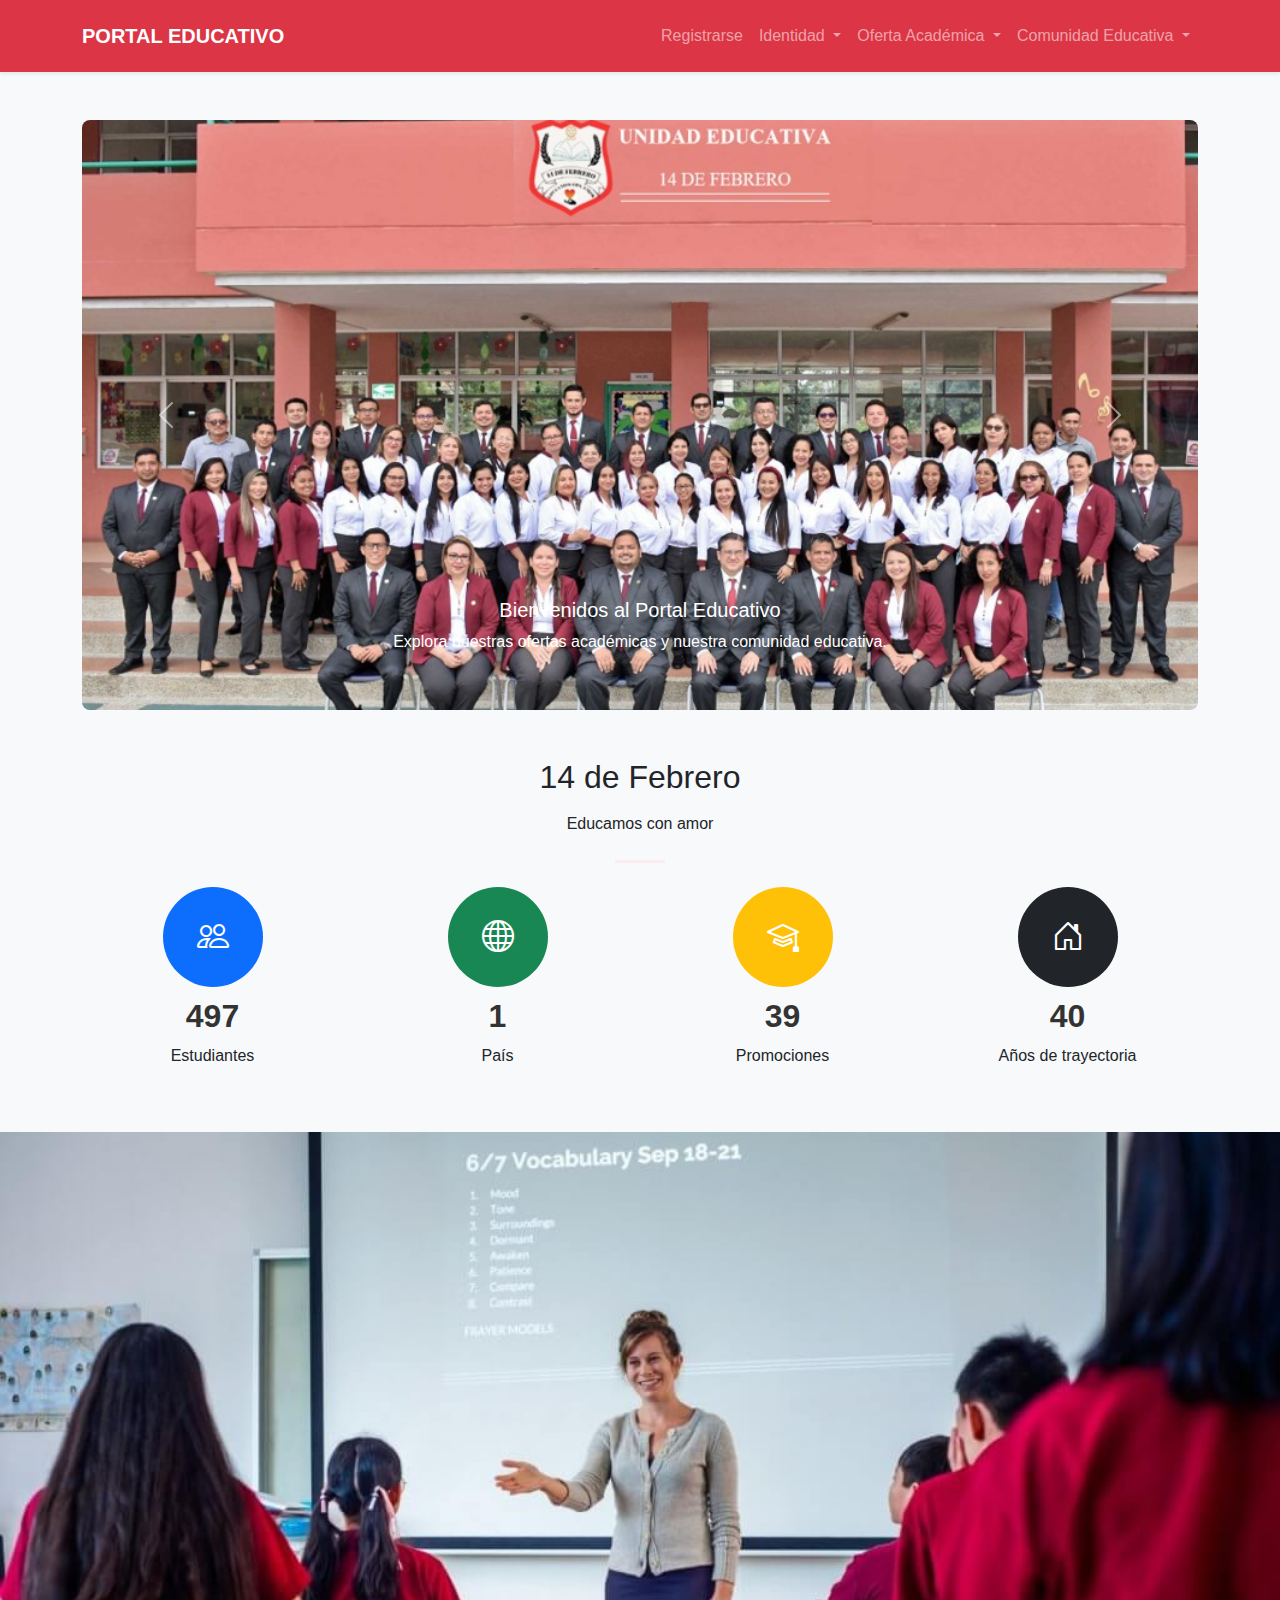
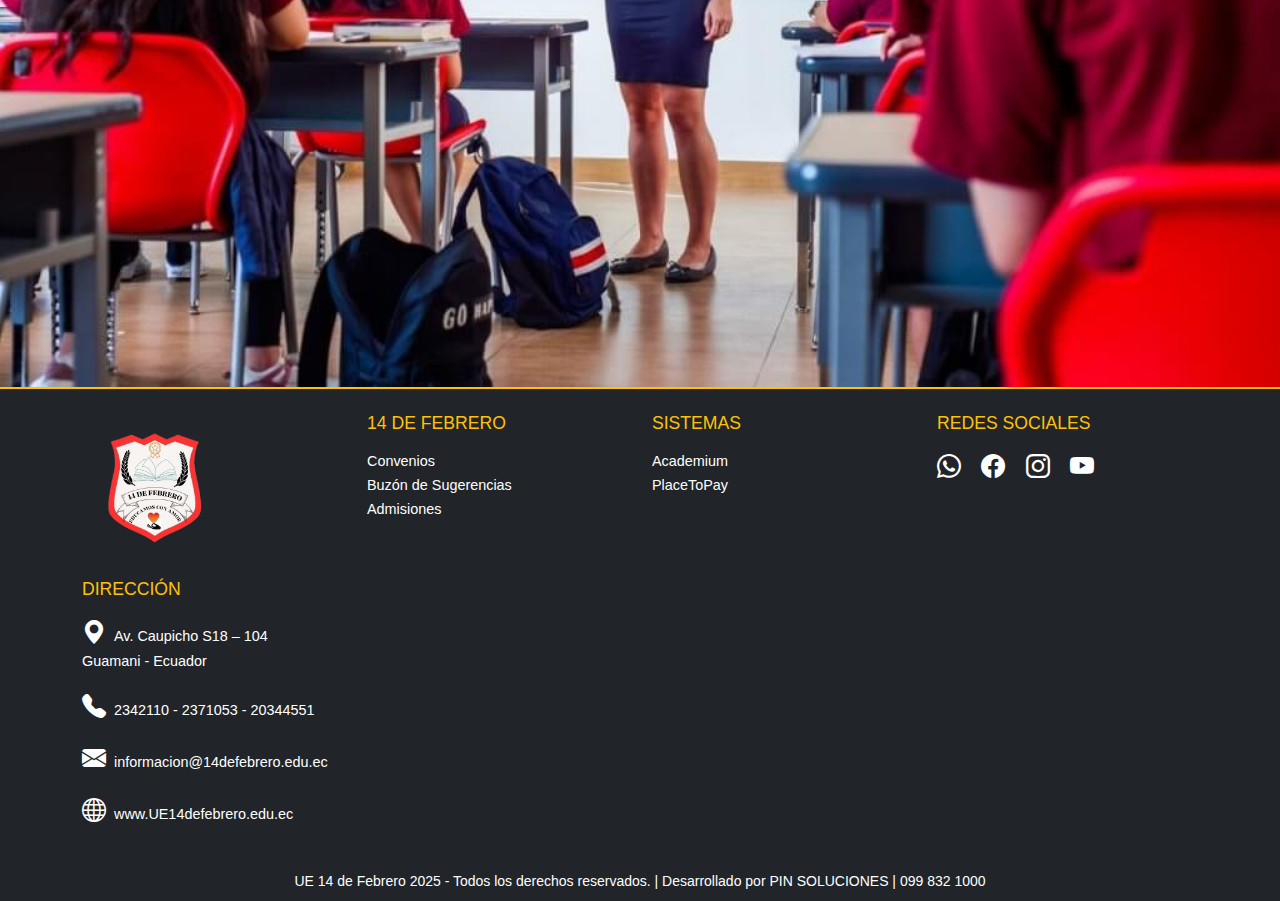
<file: index.html>
<!DOCTYPE html>
<html lang="en">
<head>
    <meta charset="UTF-8">
    <meta name="viewport" content="width=device-width, initial-scale=1.0">
    <title>Portal Educativo</title>
    <!-- Bootstrap CSS -->
    <link href="https://cdn.jsdelivr.net/npm/bootstrap@5.3.0/dist/css/bootstrap.min.css" rel="stylesheet">
    <!-- Bootstrap Icons -->
    <link href="https://cdn.jsdelivr.net/npm/bootstrap-icons/font/bootstrap-icons.css" rel="stylesheet">
    <!-- CSS Personalizado -->
    <link rel="stylesheet" href="css/index.css">
</head>
<body>
    <!-- Barra de navegación -->
    <nav class="navbar navbar-expand-lg navbar-dark bg-danger shadow-sm py-3">
        <div class="container">
            <a class="navbar-brand fw-bold text-uppercase" href="#">Portal Educativo</a>
            <button class="navbar-toggler" type="button" data-bs-toggle="collapse" data-bs-target="#navbarNav" aria-controls="navbarNav" aria-expanded="false" aria-label="Toggle navigation">
                <span class="navbar-toggler-icon"></span>
            </button>
            <div class="collapse navbar-collapse" id="navbarNav">
                <ul class="navbar-nav ms-auto">
                    <li class="nav-item">
                        <a class="nav-link" href="pages/login.html">Registrarse</a>
                    </li>
                    <li class="nav-item dropdown">
                        <a class="nav-link dropdown-toggle" href="#" id="carismaDropdown" role="button" aria-expanded="false">
                            Identidad
                        </a>
                        <ul class="dropdown-menu" aria-labelledby="carismaDropdown">
                            <li><a class="dropdown-item" href="./pages/mision-vision.html">Misión-Visión</a></li>
                            <li><a class="dropdown-item" href="./pages/valores.html">Valores</a></li>
                            <li><a class="dropdown-item" href="./pages/himno.html">Himno</a></li>
                            <li><a class="dropdown-item" href="./pages/historia.html">Historia</a></li>
                            <li><a class="dropdown-item" href="./pages/principios.html">Principios</a></li>

                        </ul>
                    </li>
                    <li class="nav-item dropdown">
                        <a class="nav-link dropdown-toggle" href="#" id="ofertaDropdown" role="button" aria-expanded="false">
                            Oferta Académica
                        </a>
                        <ul class="dropdown-menu" aria-labelledby="ofertaDropdown">
                            <li><a class="dropdown-item" href="./pages/admisiones.html">Admisiones</a></li>
                            <li><a class="dropdown-item" href="./pages/educacion_Inicial.html">Preparatoria</a></li>
                            <li><a class="dropdown-item" href="./pages/educacion_Basica.html">Educación General Básica</a></li>
                            <li><a class="dropdown-item" href="./pages/bachillerato_Unificado.html">Bachillerato General Unificado</a></li>
                        </ul>
                    </li>
                    <li class="nav-item dropdown">
                        <a class="nav-link dropdown-toggle" href="#" id="comunidadDropdown" role="button" aria-expanded="false">
                            Comunidad Educativa
                        </a>
                        <ul class="dropdown-menu" aria-labelledby="comunidadDropdown">
                            <li><a class="dropdown-item" href="./pages/autoridades.html">Autoridades</a></li>
                        </ul>
                    </li>
                </ul>
            </div>
        </div>
    </nav>

    <!-- Carrusel -->
    <div class="container mt-5">
        <div id="mainCarousel" class="carousel slide" data-bs-ride="carousel" data-bs-interval="3000">
            <div class="carousel-inner rounded-3">
                <div class="carousel-item active">
                    <img src="assets/images/carrusel_Uno.jpg" class="d-block w-100" alt="Slide 1">
                    <div class="carousel-caption d-none d-md-block">
                        <h5>Bienvenidos al Portal Educativo</h5>
                        <p>Explora nuestras ofertas académicas y nuestra comunidad educativa.</p>
                    </div>
                </div>
                <div class="carousel-item">
                    <img src="assets/images/carusel_Dos.jpg" class="d-block w-100" alt="Slide 2">
                    <div class="carousel-caption d-none d-md-block">
                        <h5> <strong>Educamos con amor</strong> </h5>
                        <p>Un enfoque integral en el desarrollo académico y personal.</p>
                    </div>
                </div>
                <div class="carousel-item">
                    <img src="assets/images/carusel_tres.jpg" class="d-block w-100" alt="Slide 3">
                    <div class="carousel-caption d-none d-md-block">
                        <h5>Comunidad Educativa</h5>
                        <p>Conectando familias, estudiantes y docentes para un mejor futuro.</p>
                    </div>
                </div>
            </div>
            <button class="carousel-control-prev" type="button" data-bs-target="#mainCarousel" data-bs-slide="prev">
                <span class="carousel-control-prev-icon" aria-hidden="true"></span>
                <span class="visually-hidden">Previous</span>
            </button>
            <button class="carousel-control-next" type="button" data-bs-target="#mainCarousel" data-bs-slide="next">
                <span class="carousel-control-next-icon" aria-hidden="true"></span>
                <span class="visually-hidden">Next</span>
            </button>
        </div>
    </div>

    <!-- Sección de estadísticas -->
    <div class="container text-center my-5">
        <h2 class="mb-3">14 de Febrero</h2>
        <p>Educamos con amor</p>
        <hr class="my-4 mx-auto" style="width: 50px; height: 3px; background-color: #ffcccc; border: none;">
        <div class="row mt-4">
            <div class="col-md-3">
                <div class="stat-icon bg-primary text-white rounded-circle mx-auto">
                    <i class="bi bi-people"></i>
                </div>
                <h4 class="stat-number" data-target="1206">0</h4>
                <p>Estudiantes</p>
            </div>
            <div class="col-md-3">
                <div class="stat-icon bg-success text-white rounded-circle mx-auto">
                    <i class="bi bi-globe"></i>
                </div>
                <h4 class="stat-number" data-target="1">0</h4>
                <p>País</p>
            </div>
            <div class="col-md-3">
                <div class="stat-icon bg-warning text-white rounded-circle mx-auto">
                    <i class="bi bi-mortarboard"></i>
                </div>
                <h4 class="stat-number" data-target="39">0</h4>
                <p>Promociones</p>
            </div>
            <div class="col-md-3">
                <div class="stat-icon bg-dark text-white rounded-circle mx-auto">
                    <i class="bi bi-house-door"></i>
                </div>
                <h4 class="stat-number" data-target="40">0</h4>
                <p>Años de trayectoria</p>
            </div>
        </div>
    </div>

    <!-- Imagen completa -->
    <div class="wide-image mt-5">
        <img src="assets/images/imagen_index.jpg" class="img-fluid" alt="Imagen Institucional">
    </div>



    <!-- Footer -->
<footer class="bg-dark text-white pt-4 pb-2">
    <div class="container">
        <div class="row text-center text-md-start">
            <!-- Logo y Dirección -->
            <div class="col-md-3 mb-3">
                <img src="assets/images/ricardo-removebg-preview.png" alt="14 de Febrero" class="mb-3" style="max-width: 150px;">
                <h5 class="text-uppercase">Dirección</h5>
                <p>
                    <i class="bi bi-geo-alt-fill me-2"></i>Av. Caupicho S18 – 104<br>
                    Guamani - Ecuador
                </p>
                <p>
                    <i class="bi bi-telephone-fill me-2"></i>2342110 - 2371053 - 20344551
                </p>
                <p>
                    <i class="bi bi-envelope-fill me-2"></i>informacion@14defebrero.edu.ec
                </p>
                <a href="" class="text-white text-decoration-none">
                    <i class="bi bi-globe me-2"></i>www.UE14defebrero.edu.ec
                </a>
            </div>

            <!-- La Salle -->
            <div class="col-md-3 mb-3">
                <h5 class="text-uppercase">14 de Febrero</h5>
                <ul class="list-unstyled">
                    <li><a href="#" class="text-white text-decoration-none">Convenios</a></li>
                    <li><a href="#" class="text-white text-decoration-none">Buzón de Sugerencias</a></li>
                    <li><a href="#" class="text-white text-decoration-none">Admisiones</a></li>
                </ul>
            </div>

            <!-- Sistemas -->
            <div class="col-md-3 mb-3">
                <h5 class="text-uppercase">Sistemas</h5>
                <ul class="list-unstyled">
                    <li><a href="#" class="text-white text-decoration-none">Academium</a></li>
                    <li><a href="#" class="text-white text-decoration-none">PlaceToPay</a></li>
                </ul>
            </div>

            <!-- Redes Sociales -->
            <div class="col-md-3 mb-3">
                <h5 class="text-uppercase">Redes Sociales</h5>
                <a href="#" class="text-white me-3"><i class="bi bi-whatsapp"></i></a>
                <a href="#" class="text-white me-3"><i class="bi bi-facebook"></i></a>
                <a href="#" class="text-white me-3"><i class="bi bi-instagram"></i></a>
                <a href="#" class="text-white"><i class="bi bi-youtube"></i></a>
            </div>
        </div>

        <div class="text-center mt-4">
            <small>
                UE 14 de Febrero 2025 - Todos los derechos reservados. | Desarrollado por PIN SOLUCIONES | 099 832 1000
            </small>
        </div>
    </div>
</footer>


    <!-- Bootstrap JS -->
    <script src="https://cdn.jsdelivr.net/npm/bootstrap@5.3.0/dist/js/bootstrap.bundle.min.js"></script>
    <!-- JS Personalizado -->
    <script src="js/index.js"></script>
</body>
</html>
</file>
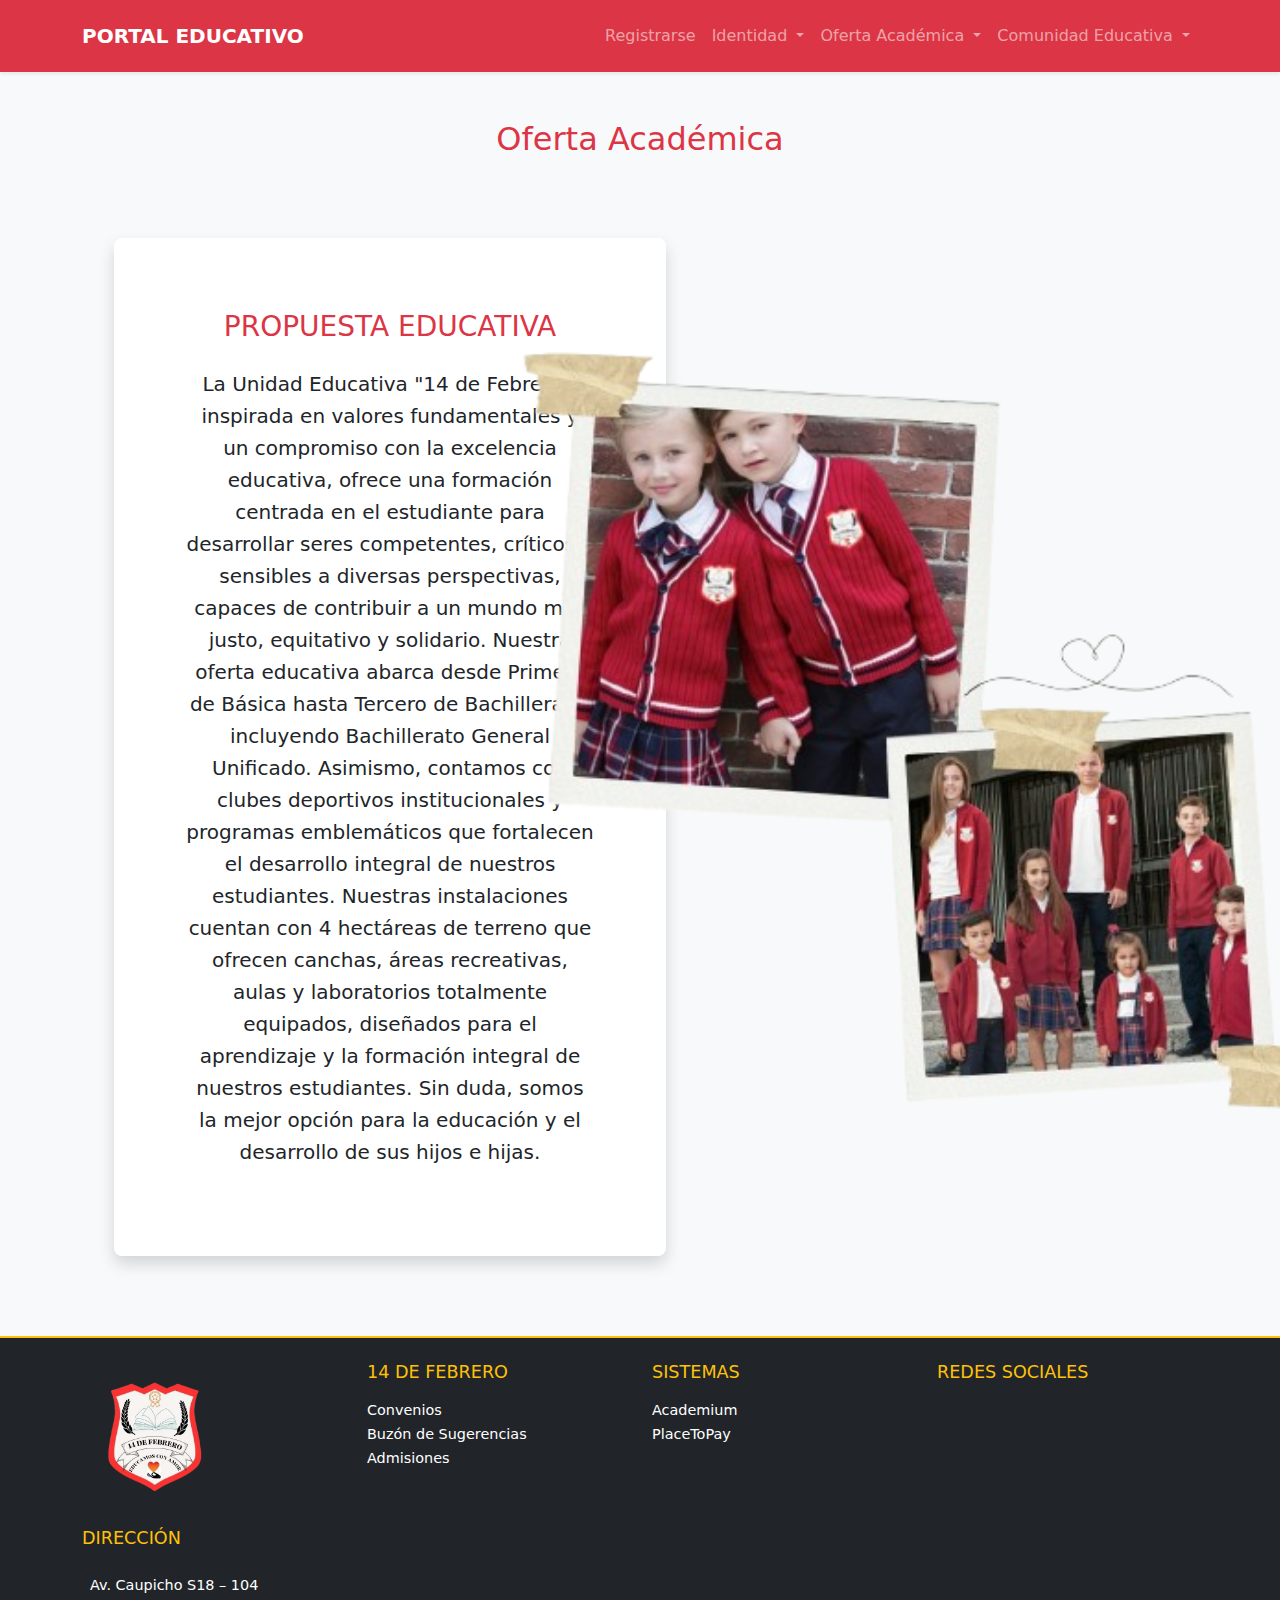
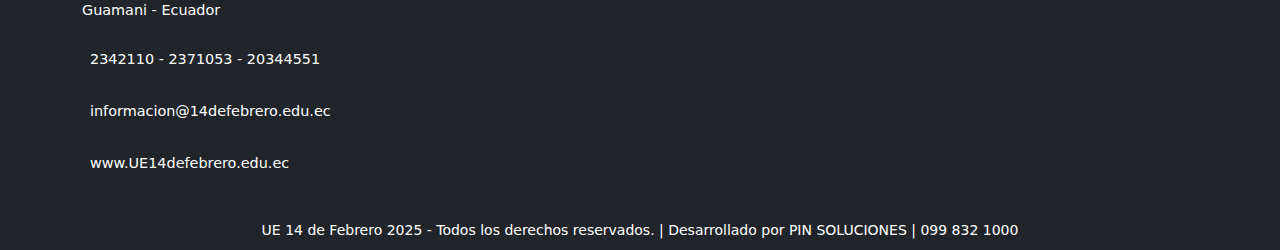
<file: pages/admisiones.html>
<!DOCTYPE html>
<html lang="en">
  <head>
    <meta charset="UTF-8" />
    <meta name="viewport" content="width=device-width, initial-scale=1.0" />
    <title>Misión-Visión</title>
    <!-- Bootstrap CSS -->
    <link
      href="https://cdn.jsdelivr.net/npm/bootstrap@5.3.0/dist/css/bootstrap.min.css"
      rel="stylesheet"
    />

    <!-- CSS Personalizado -->
    <link rel="stylesheet" href="../css/admisiones.css" />
  </head>
  <body>
    <!-- Barra de navegación -->
    <nav class="navbar navbar-expand-lg navbar-dark bg-danger shadow-sm py-3">
      <div class="container">
        <a class="navbar-brand fw-bold text-uppercase" href="#"
          >Portal Educativo</a
        >
        <button
          class="navbar-toggler"
          type="button"
          data-bs-toggle="collapse"
          data-bs-target="#navbarNav"
          aria-controls="navbarNav"
          aria-expanded="false"
          aria-label="Toggle navigation"
        >
          <span class="navbar-toggler-icon"></span>
        </button>
        <div class="collapse navbar-collapse" id="navbarNav">
          <ul class="navbar-nav ms-auto">
            <li class="nav-item">
              <a class="nav-link" href="./login.html">Registrarse</a>
            </li>
            <li class="nav-item dropdown">
              <a
                class="nav-link dropdown-toggle"
                href="#"
                id="carismaDropdown"
                role="button"
                aria-expanded="false"
              >
                Identidad
              </a>
              <ul class="dropdown-menu" aria-labelledby="carismaDropdown">
                <li>
                  <a class="dropdown-item" href="./mision-vision.html"
                    >Misión-Visión</a
                  >
                </li>
                <li>
                  <a class="dropdown-item" href="./valores.html">Valores</a>
                </li>
                <li><a class="dropdown-item" href="./himno.html">Himno</a></li>
                <li>
                  <a class="dropdown-item" href="./historia.html">Historia</a>
                </li>
                <li>
                  <a class="dropdown-item" href="./principios.html"
                    >Principios</a
                  >
                </li>
              </ul>
            </li>
            <li class="nav-item dropdown">
              <a
                class="nav-link dropdown-toggle"
                href="#"
                id="ofertaDropdown"
                role="button"
                aria-expanded="false"
              >
                Oferta Académica
              </a>
              <ul class="dropdown-menu" aria-labelledby="ofertaDropdown">
                <li>
                  <a class="dropdown-item" href="./admisiones.html"
                    >Admisiones</a
                  >
                </li>
                <li>
                  <a class="dropdown-item" href="./educacion_Inicial.html"
                    >Preparatoria</a
                  >
                </li>
                <li>
                  <a class="dropdown-item" href="./educacion_Basica.html"
                    >Educación General Básica</a
                  >
                </li>
                <li>
                  <a class="dropdown-item" href="./bachillerato_Unificado.html"
                    >Bachillerato General Unificado</a
                  >
                </li>
              </ul>
            </li>
            <li class="nav-item dropdown">
              <a
                class="nav-link dropdown-toggle"
                href="#"
                id="comunidadDropdown"
                role="button"
                aria-expanded="false"
              >
                Comunidad Educativa
              </a>
              <ul class="dropdown-menu" aria-labelledby="comunidadDropdown">
                <li>
                  <a class="dropdown-item" href="./autoridades.html"
                    >Autoridades</a
                  >
                </li>
              </ul>
            </li>
          </ul>
        </div>
      </div>
    </nav>

    <!-- Seccion en la que va todo el contenido de mision y vision -->
    <section class="section-valores py-5 bg-light">
      <div class="container">
        <h2 class="text-center mb-5 text-danger">Oferta Académica</h2>
        <div class="hymn-section mt-5 d-flex justify-content-center">
          <div class="hymn-card" >
            <h3 class="text-center text-danger mb-4">PROPUESTA EDUCATIVA</h3>
            <div class="hymn-content d-flex flex-column align-items-center">
              <p class="hymn-lyrics text-center">
                La Unidad Educativa "14 de Febrero", inspirada en valores
                fundamentales y un compromiso con la excelencia educativa,
                ofrece una formación centrada en el estudiante para desarrollar
                seres competentes, críticos y sensibles a diversas perspectivas,
                capaces de contribuir a un mundo más justo, equitativo y
                solidario. Nuestra oferta educativa abarca desde Primero de
                Básica hasta Tercero de Bachillerato, incluyendo Bachillerato
                General Unificado. Asimismo, contamos con clubes deportivos
                institucionales y programas emblemáticos que fortalecen el
                desarrollo integral de nuestros estudiantes. Nuestras
                instalaciones cuentan con 4 hectáreas de terreno que ofrecen
                canchas, áreas recreativas, aulas y laboratorios totalmente
                equipados, diseñados para el aprendizaje y la formación integral
                de nuestros estudiantes. Sin duda, somos la mejor opción para la
                educación y el desarrollo de sus hijos e hijas.
              </p>
            </div>
          </div>
          <br>
          <div class="d-flex justify-content-center my-5">
            <img
              src="../assets/images/ofertaaa.-removebg-preview.png"
              alt="Logo La Salle"
              class="img-fluid"
              style="max-width: 1200px"
            />
          </div>
          
        </div>
        
      </div>
      
    </section>


    <!-- Fin de la seccion en la que va mision y vision -->

    <!-- Footer -->
    <footer class="bg-dark text-white pt-4 pb-2">
      <div class="container">
        <div class="row text-center text-md-start">
          <!-- Logo y Dirección -->
          <div class="col-md-3 mb-3">
            <img
              src="../assets/images/ricardo-removebg-preview.png"
              alt="14 de Febrero"
              class="mb-3"
              style="max-width: 150px"
            />
            <h5 class="text-uppercase">Dirección</h5>
            <p>
              <i class="bi bi-geo-alt-fill me-2"></i>Av. Caupicho S18 – 104<br />
              Guamani - Ecuador
            </p>
            <p>
              <i class="bi bi-telephone-fill me-2"></i>2342110 - 2371053 -
              20344551
            </p>
            <p>
              <i class="bi bi-envelope-fill me-2"></i
              >informacion@14defebrero.edu.ec
            </p>
            <a href="" class="text-white text-decoration-none">
              <i class="bi bi-globe me-2"></i>www.UE14defebrero.edu.ec
            </a>
          </div>

          <!-- La Salle -->
          <div class="col-md-3 mb-3">
            <h5 class="text-uppercase">14 de Febrero</h5>
            <ul class="list-unstyled">
              <li>
                <a href="#" class="text-white text-decoration-none"
                  >Convenios</a
                >
              </li>
              <li>
                <a href="#" class="text-white text-decoration-none"
                  >Buzón de Sugerencias</a
                >
              </li>
              <li>
                <a href="#" class="text-white text-decoration-none"
                  >Admisiones</a
                >
              </li>
            </ul>
          </div>

          <!-- Sistemas -->
          <div class="col-md-3 mb-3">
            <h5 class="text-uppercase">Sistemas</h5>
            <ul class="list-unstyled">
              <li>
                <a href="#" class="text-white text-decoration-none"
                  >Academium</a
                >
              </li>
              <li>
                <a href="#" class="text-white text-decoration-none"
                  >PlaceToPay</a
                >
              </li>
            </ul>
          </div>

          <!-- Redes Sociales -->
          <div class="col-md-3 mb-3">
            <h5 class="text-uppercase">Redes Sociales</h5>
            <a href="#" class="text-white me-3"
              ><i class="bi bi-whatsapp"></i
            ></a>
            <a href="#" class="text-white me-3"
              ><i class="bi bi-facebook"></i
            ></a>
            <a href="#" class="text-white me-3"
              ><i class="bi bi-instagram"></i
            ></a>
            <a href="#" class="text-white"><i class="bi bi-youtube"></i></a>
          </div>
        </div>

        <div class="text-center mt-4">
          <small>
            UE 14 de Febrero 2025 - Todos los derechos reservados. |
            Desarrollado por PIN SOLUCIONES | 099 832 1000
          </small>
        </div>
      </div>
    </footer>

    <!-- Bootstrap JS -->
    <script src="https://cdn.jsdelivr.net/npm/bootstrap@5.3.0/dist/js/bootstrap.bundle.min.js"></script>
    <!-- JS Personalizado -->
    <script src="../js/index.js"></script>
  </body>
</html>
</file>
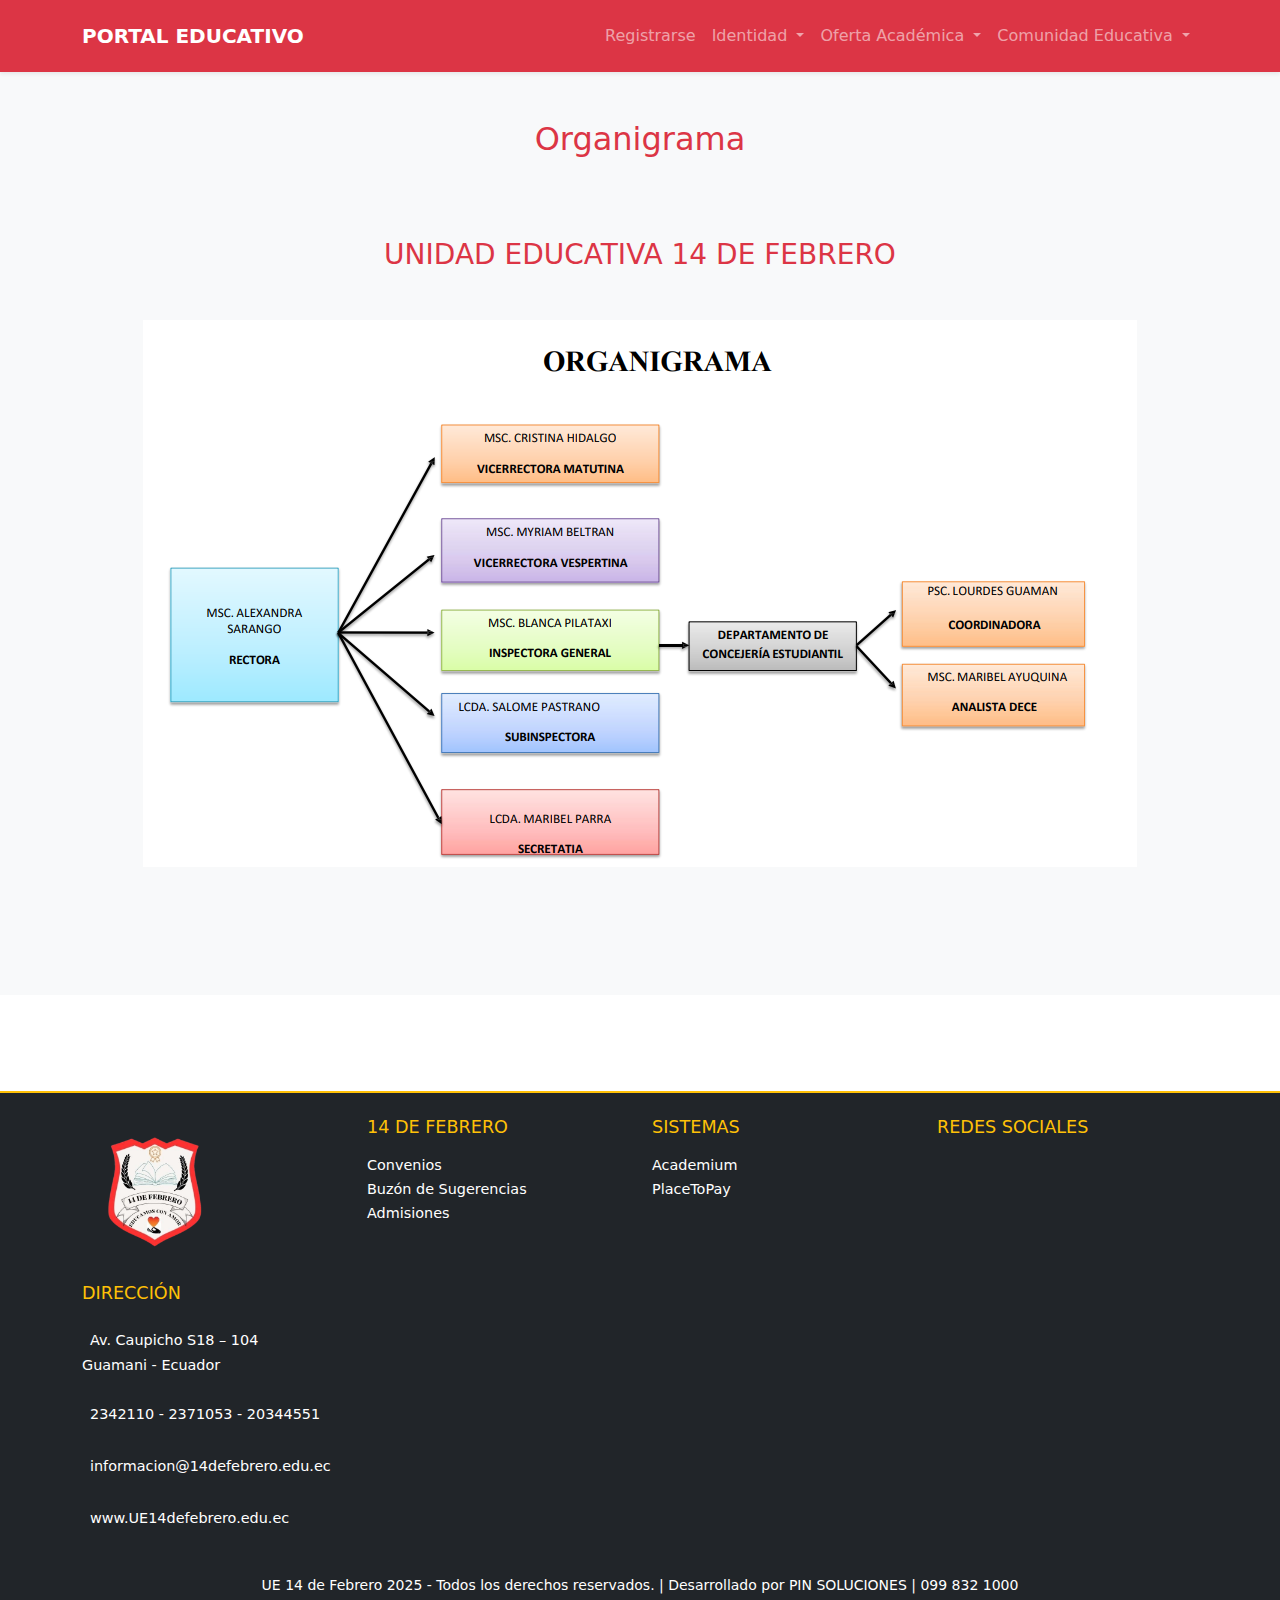
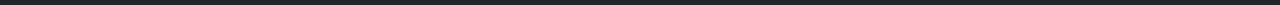
<file: pages/autoridades.html>
<!DOCTYPE html>
<html lang="en">
  <head>
    <meta charset="UTF-8" />
    <meta name="viewport" content="width=device-width, initial-scale=1.0" />
    <title>Misión-Visión</title>
    <!-- Bootstrap CSS -->
    <link
      href="https://cdn.jsdelivr.net/npm/bootstrap@5.3.0/dist/css/bootstrap.min.css"
      rel="stylesheet"
    />

    <!-- CSS Personalizado -->
    <link rel="stylesheet" href="../css/autoridades.css" />
  </head>
  <body>
    <!-- Barra de navegación -->
    <nav class="navbar navbar-expand-lg navbar-dark bg-danger shadow-sm py-3">
      <div class="container">
        <a class="navbar-brand fw-bold text-uppercase" href="#"
          >Portal Educativo</a
        >
        <button
          class="navbar-toggler"
          type="button"
          data-bs-toggle="collapse"
          data-bs-target="#navbarNav"
          aria-controls="navbarNav"
          aria-expanded="false"
          aria-label="Toggle navigation"
        >
          <span class="navbar-toggler-icon"></span>
        </button>
        <div class="collapse navbar-collapse" id="navbarNav">
          <ul class="navbar-nav ms-auto">
            <li class="nav-item">
              <a class="nav-link" href="./login.html">Registrarse</a>
            </li>
            <li class="nav-item dropdown">
              <a
                class="nav-link dropdown-toggle"
                href="#"
                id="carismaDropdown"
                role="button"
                aria-expanded="false"
              >
                Identidad
              </a>
              <ul class="dropdown-menu" aria-labelledby="carismaDropdown">
                <li>
                  <a class="dropdown-item" href="./mision-vision.html"
                    >Misión-Visión</a
                  >
                </li>
                <li>
                  <a class="dropdown-item" href="./valores.html">Valores</a>
                </li>
                <li><a class="dropdown-item" href="./himno.html">Himno</a></li>
                <li>
                  <a class="dropdown-item" href="./historia.html">Historia</a>
                </li>
                <li>
                  <a class="dropdown-item" href="./principios.html"
                    >Principios</a
                  >
                </li>
              </ul>
            </li>
            <li class="nav-item dropdown">
              <a
                class="nav-link dropdown-toggle"
                href="#"
                id="ofertaDropdown"
                role="button"
                aria-expanded="false"
              >
                Oferta Académica
              </a>
              <ul class="dropdown-menu" aria-labelledby="ofertaDropdown">
                <li><a class="dropdown-item" href="./admisiones.html">Admisiones</a></li>
                <li><a class="dropdown-item" href="./educacion_Inicial.html">Preparatoria</a></li>
                <li>
                  <a class="dropdown-item" href="./educacion_Basica.html">Educación General Básica</a>
                </li>
                <li>
                  <a class="dropdown-item" href="./bachillerato_Unificado.html"
                    >Bachillerato General Unificado</a
                  >
                </li>
              </ul>
            </li>
            <li class="nav-item dropdown">
              <a
                class="nav-link dropdown-toggle"
                href="#"
                id="comunidadDropdown"
                role="button"
                aria-expanded="false"
              >
                Comunidad Educativa
              </a>
              <ul class="dropdown-menu" aria-labelledby="comunidadDropdown">
                <li><a class="dropdown-item" href="./autoridades.html">Autoridades</a></li>
              </ul>
            </li>
          </ul>
        </div>
      </div>
    </nav>

    <!-- Seccion en la que va todo el contenido de mision y vision -->
    <section class="section-valores py-5 bg-light">
      <div class="container">
        <h2 class="text-center mb-5 text-danger">Organigrama</h2>
        <div class="hymn-section mt-5 d-flex justify-content-center">
          <div >
            <h3 class="text-center text-danger mb-4">
              UNIDAD EDUCATIVA 14 DE FEBRERO
            </h3>
            <div class="d-flex justify-content-center my-5">
              <img
                src="../assets/images/Organigrama_info.png"
                alt="Logo La Salle"
                class="img-fluid"
                style="max-width: 1000px"
              />
            </div>        
          </div>
        </div>
      </div>
    </section>

    <div class="d-flex justify-content-center my-5">
      
    </div>

    <!-- Fin de la seccion en la que va mision y vision -->

    <!-- Footer -->
<footer class="bg-dark text-white pt-4 pb-2">
  <div class="container">
      <div class="row text-center text-md-start">
          <!-- Logo y Dirección -->
          <div class="col-md-3 mb-3">
              <img src="../assets/images/ricardo-removebg-preview.png" alt="14 de Febrero" class="mb-3" style="max-width: 150px;">
              <h5 class="text-uppercase">Dirección</h5>
              <p>
                  <i class="bi bi-geo-alt-fill me-2"></i>Av. Caupicho S18 – 104<br>
                  Guamani - Ecuador
              </p>
              <p>
                  <i class="bi bi-telephone-fill me-2"></i>2342110 - 2371053 - 20344551
              </p>
              <p>
                  <i class="bi bi-envelope-fill me-2"></i>informacion@14defebrero.edu.ec
              </p>
              <a href="" class="text-white text-decoration-none">
                  <i class="bi bi-globe me-2"></i>www.UE14defebrero.edu.ec
              </a>
          </div>

          <!-- La Salle -->
          <div class="col-md-3 mb-3">
              <h5 class="text-uppercase">14 de Febrero</h5>
              <ul class="list-unstyled">
                  <li><a href="#" class="text-white text-decoration-none">Convenios</a></li>
                  <li><a href="#" class="text-white text-decoration-none">Buzón de Sugerencias</a></li>
                  <li><a href="#" class="text-white text-decoration-none">Admisiones</a></li>
              </ul>
          </div>

          <!-- Sistemas -->
          <div class="col-md-3 mb-3">
              <h5 class="text-uppercase">Sistemas</h5>
              <ul class="list-unstyled">
                  <li><a href="#" class="text-white text-decoration-none">Academium</a></li>
                  <li><a href="#" class="text-white text-decoration-none">PlaceToPay</a></li>
              </ul>
          </div>

          <!-- Redes Sociales -->
          <div class="col-md-3 mb-3">
              <h5 class="text-uppercase">Redes Sociales</h5>
              <a href="#" class="text-white me-3"><i class="bi bi-whatsapp"></i></a>
              <a href="#" class="text-white me-3"><i class="bi bi-facebook"></i></a>
              <a href="#" class="text-white me-3"><i class="bi bi-instagram"></i></a>
              <a href="#" class="text-white"><i class="bi bi-youtube"></i></a>
          </div>
      </div>

      <div class="text-center mt-4">
          <small>
              UE 14 de Febrero 2025 - Todos los derechos reservados. | Desarrollado por PIN SOLUCIONES | 099 832 1000
          </small>
      </div>
  </div>
</footer>


    <!-- Bootstrap JS -->
    <script src="https://cdn.jsdelivr.net/npm/bootstrap@5.3.0/dist/js/bootstrap.bundle.min.js"></script>
    <!-- JS Personalizado -->
    <script src="../js/index.js"></script>
  </body>
</html>
</file>
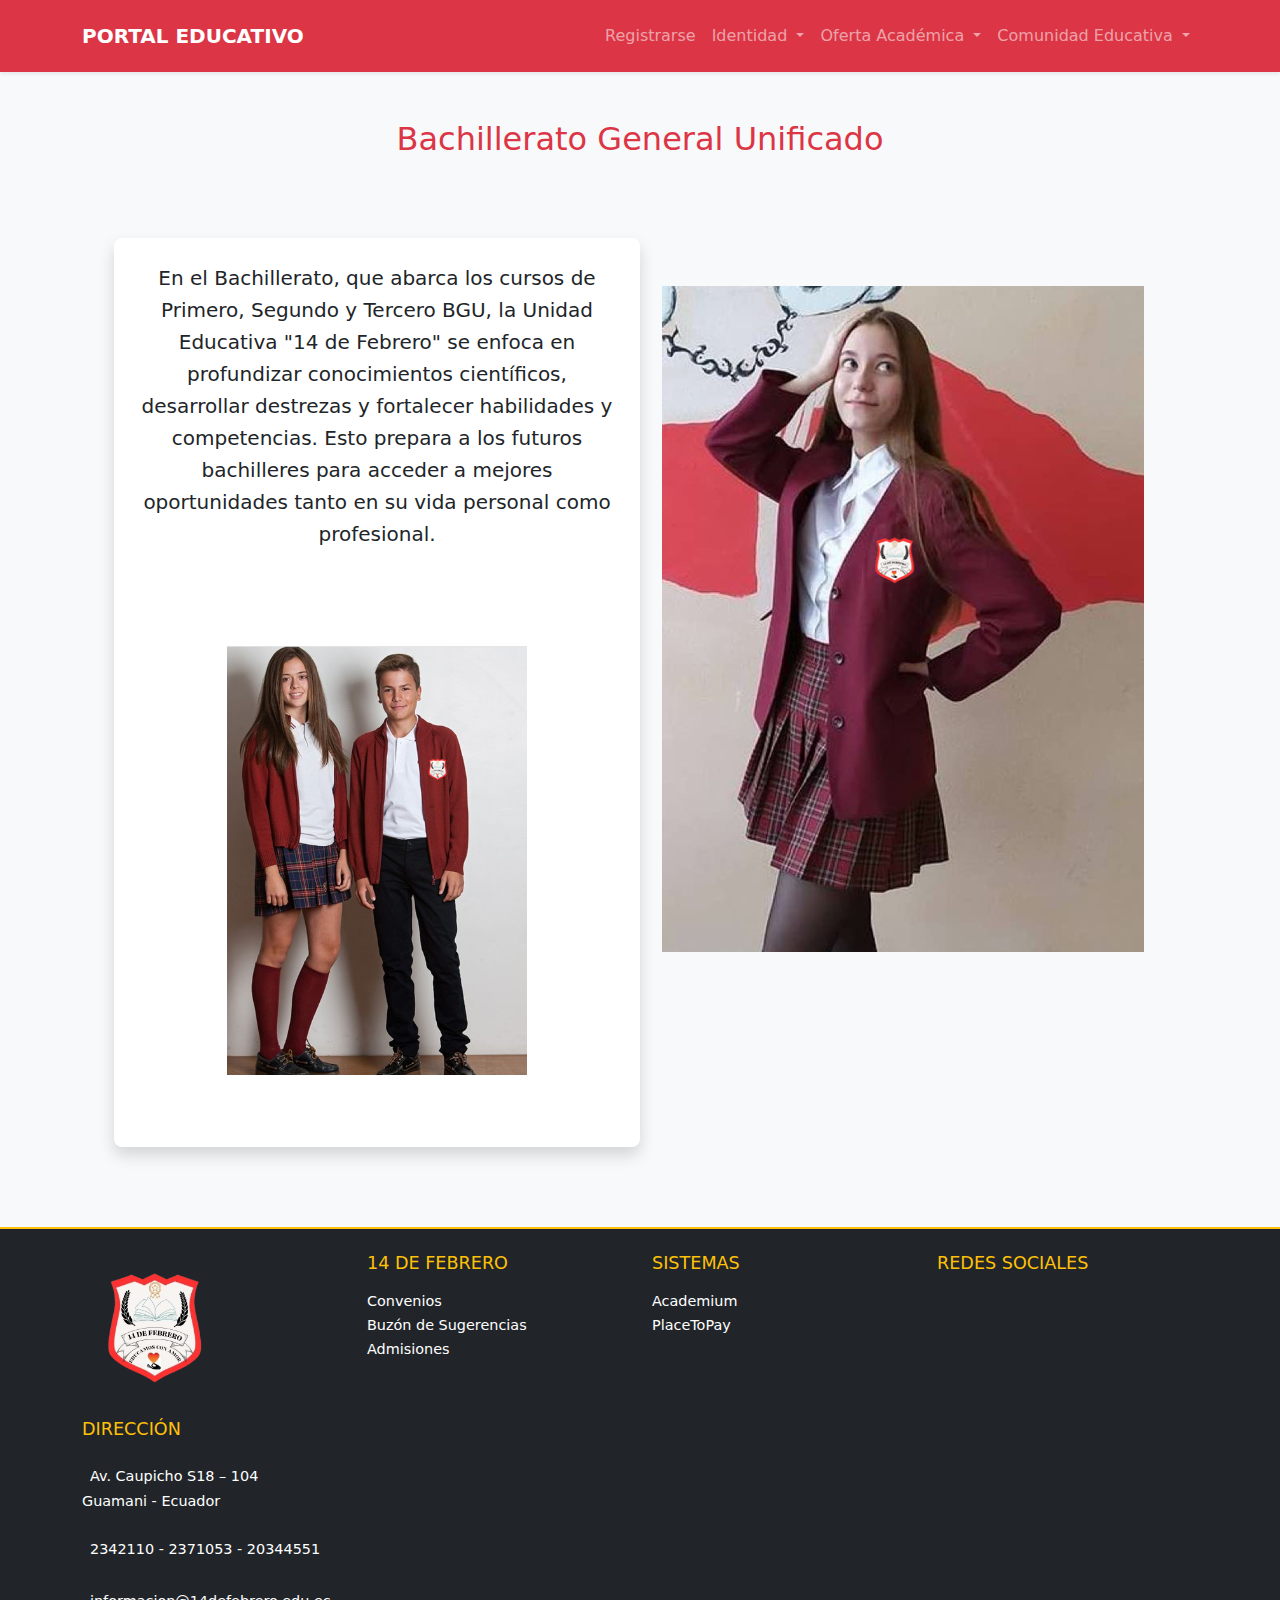
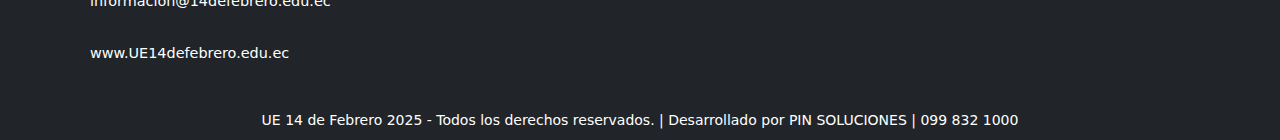
<file: pages/bachillerato_Unificado.html>
<!DOCTYPE html>
<html lang="en">
  <head>
    <meta charset="UTF-8" />
    <meta name="viewport" content="width=device-width, initial-scale=1.0" />
    <title>Misión-Visión</title>
    <!-- Bootstrap CSS -->
    <link
      href="https://cdn.jsdelivr.net/npm/bootstrap@5.3.0/dist/css/bootstrap.min.css"
      rel="stylesheet"
    />

    <!-- CSS Personalizado -->
    <link rel="stylesheet" href="../css/bachillerato_Unificado.css" />
  </head>
  <body>
    <!-- Barra de navegación -->
    <nav class="navbar navbar-expand-lg navbar-dark bg-danger shadow-sm py-3">
      <div class="container">
        <a class="navbar-brand fw-bold text-uppercase" href="#"
          >Portal Educativo</a
        >
        <button
          class="navbar-toggler"
          type="button"
          data-bs-toggle="collapse"
          data-bs-target="#navbarNav"
          aria-controls="navbarNav"
          aria-expanded="false"
          aria-label="Toggle navigation"
        >
          <span class="navbar-toggler-icon"></span>
        </button>
        <div class="collapse navbar-collapse" id="navbarNav">
          <ul class="navbar-nav ms-auto">
            <li class="nav-item">
              <a class="nav-link" href="./login.html">Registrarse</a>
            </li>
            <li class="nav-item dropdown">
              <a
                class="nav-link dropdown-toggle"
                href="#"
                id="carismaDropdown"
                role="button"
                aria-expanded="false"
              >
                Identidad
              </a>
              <ul class="dropdown-menu" aria-labelledby="carismaDropdown">
                <li>
                  <a class="dropdown-item" href="./mision-vision.html"
                    >Misión-Visión</a
                  >
                </li>
                <li>
                  <a class="dropdown-item" href="./valores.html">Valores</a>
                </li>
                <li><a class="dropdown-item" href="./himno.html">Himno</a></li>
                <li>
                  <a class="dropdown-item" href="./historia.html">Historia</a>
                </li>
                <li>
                  <a class="dropdown-item" href="./principios.html"
                    >Principios</a
                  >
                </li>
              </ul>
            </li>
            <li class="nav-item dropdown">
              <a
                class="nav-link dropdown-toggle"
                href="#"
                id="ofertaDropdown"
                role="button"
                aria-expanded="false"
              >
                Oferta Académica
              </a>
              <ul class="dropdown-menu" aria-labelledby="ofertaDropdown">
                <li>
                  <a class="dropdown-item" href="./admisiones.html"
                    >Admisiones</a
                  >
                </li>
                <li>
                  <a class="dropdown-item" href="./educacion_Inicial.html"
                    >Preparatoria</a
                  >
                </li>
                <li>
                  <a class="dropdown-item" href="./educacion_Basica.html"
                    >Educación General Básica</a
                  >
                </li>
                <li>
                  <a class="dropdown-item" href="./bachillerato_Unificado.html"
                    >Bachillerato General Unificado</a
                  >
                </li>
              </ul>
            </li>
            <li class="nav-item dropdown">
              <a
                class="nav-link dropdown-toggle"
                href="#"
                id="comunidadDropdown"
                role="button"
                aria-expanded="false"
              >
                Comunidad Educativa
              </a>
              <ul class="dropdown-menu" aria-labelledby="comunidadDropdown">
                <li>
                  <a class="dropdown-item" href="./autoridades.html"
                    >Autoridades</a
                  >
                </li>
              </ul>
            </li>
          </ul>
        </div>
      </div>
    </nav>

    <!-- Seccion en la que va todo el contenido de mision y vision -->
    <section class="section-valores py-5 bg-light">
      <div class="container">
        <h2 class="text-center mb-5 text-danger">
          Bachillerato General Unificado
        </h2>
        <div class="hymn-section mt-5 d-flex justify-content-center">
          <div class="hymn-card">
            <div class="hymn-content d-flex flex-column align-items-center">
              <p class="hymn-lyrics text-center">
                En el Bachillerato, que abarca los cursos de Primero, Segundo y
                Tercero BGU, la Unidad Educativa "14 de Febrero" se enfoca en
                profundizar conocimientos científicos, desarrollar destrezas y
                fortalecer habilidades y competencias. Esto prepara a los
                futuros bachilleres para acceder a mejores oportunidades tanto
                en su vida personal como profesional.
              </p>
              <div class="d-flex justify-content-center my-5">
                <img src="../assets/images/bachillerato.png" alt="Logo La Salle" class="img-fluid" style="max-width: 300px;">
            </div>
            </div>
          </div>
          

          <div class="col-md-6">
            <h2 class="mb-4 text-danger"></h2>
            <p class="lead">
              
            </p>
            <div class="d-flex justify-content-center my-5">
                <img src="../assets/images/e.superior.png" alt="Logo La Salle" class="img-fluid" style="max-width: 600px;">
            </div>
          </div>

        </div>
      </div>
    </section>


    <!-- Fin de la seccion en la que va mision y vision -->

    <!-- Footer -->
    <footer class="bg-dark text-white pt-4 pb-2">
      <div class="container">
        <div class="row text-center text-md-start">
          <!-- Logo y Dirección -->
          <div class="col-md-3 mb-3">
            <img
              src="../assets/images/ricardo-removebg-preview.png"
              alt="14 de Febrero"
              class="mb-3"
              style="max-width: 150px"
            />
            <h5 class="text-uppercase">Dirección</h5>
            <p>
              <i class="bi bi-geo-alt-fill me-2"></i>Av. Caupicho S18 – 104<br />
              Guamani - Ecuador
            </p>
            <p>
              <i class="bi bi-telephone-fill me-2"></i>2342110 - 2371053 -
              20344551
            </p>
            <p>
              <i class="bi bi-envelope-fill me-2"></i
              >informacion@14defebrero.edu.ec
            </p>
            <a href="" class="text-white text-decoration-none">
              <i class="bi bi-globe me-2"></i>www.UE14defebrero.edu.ec
            </a>
          </div>

          <!-- La Salle -->
          <div class="col-md-3 mb-3">
            <h5 class="text-uppercase">14 de Febrero</h5>
            <ul class="list-unstyled">
              <li>
                <a href="#" class="text-white text-decoration-none"
                  >Convenios</a
                >
              </li>
              <li>
                <a href="#" class="text-white text-decoration-none"
                  >Buzón de Sugerencias</a
                >
              </li>
              <li>
                <a href="#" class="text-white text-decoration-none"
                  >Admisiones</a
                >
              </li>
            </ul>
          </div>

          <!-- Sistemas -->
          <div class="col-md-3 mb-3">
            <h5 class="text-uppercase">Sistemas</h5>
            <ul class="list-unstyled">
              <li>
                <a href="#" class="text-white text-decoration-none"
                  >Academium</a
                >
              </li>
              <li>
                <a href="#" class="text-white text-decoration-none"
                  >PlaceToPay</a
                >
              </li>
            </ul>
          </div>

          <!-- Redes Sociales -->
          <div class="col-md-3 mb-3">
            <h5 class="text-uppercase">Redes Sociales</h5>
            <a href="#" class="text-white me-3"
              ><i class="bi bi-whatsapp"></i
            ></a>
            <a href="#" class="text-white me-3"
              ><i class="bi bi-facebook"></i
            ></a>
            <a href="#" class="text-white me-3"
              ><i class="bi bi-instagram"></i
            ></a>
            <a href="#" class="text-white"><i class="bi bi-youtube"></i></a>
          </div>
        </div>

        <div class="text-center mt-4">
          <small>
            UE 14 de Febrero 2025 - Todos los derechos reservados. |
            Desarrollado por PIN SOLUCIONES | 099 832 1000
          </small>
        </div>
      </div>
    </footer>

    <!-- Bootstrap JS -->
    <script src="https://cdn.jsdelivr.net/npm/bootstrap@5.3.0/dist/js/bootstrap.bundle.min.js"></script>
    <!-- JS Personalizado -->
    <script src="../js/index.js"></script>
  </body>
</html>
</file>
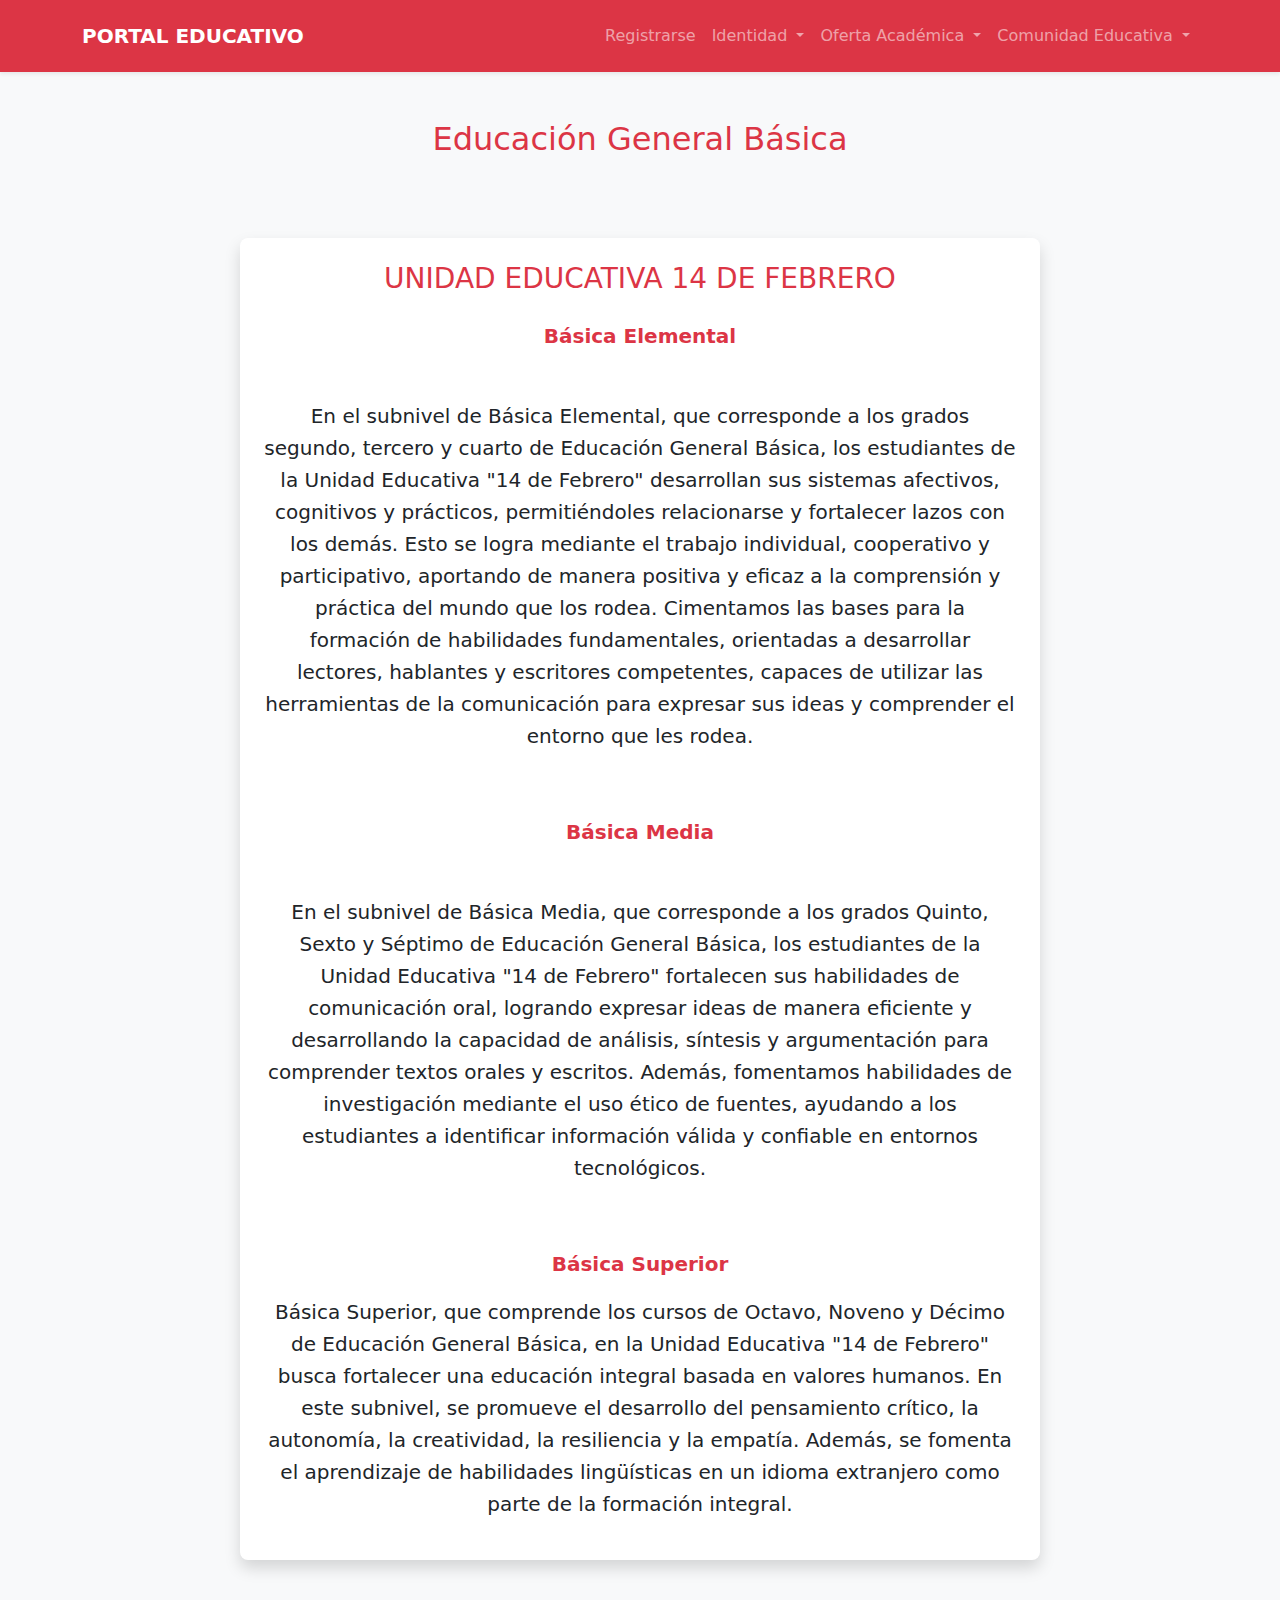
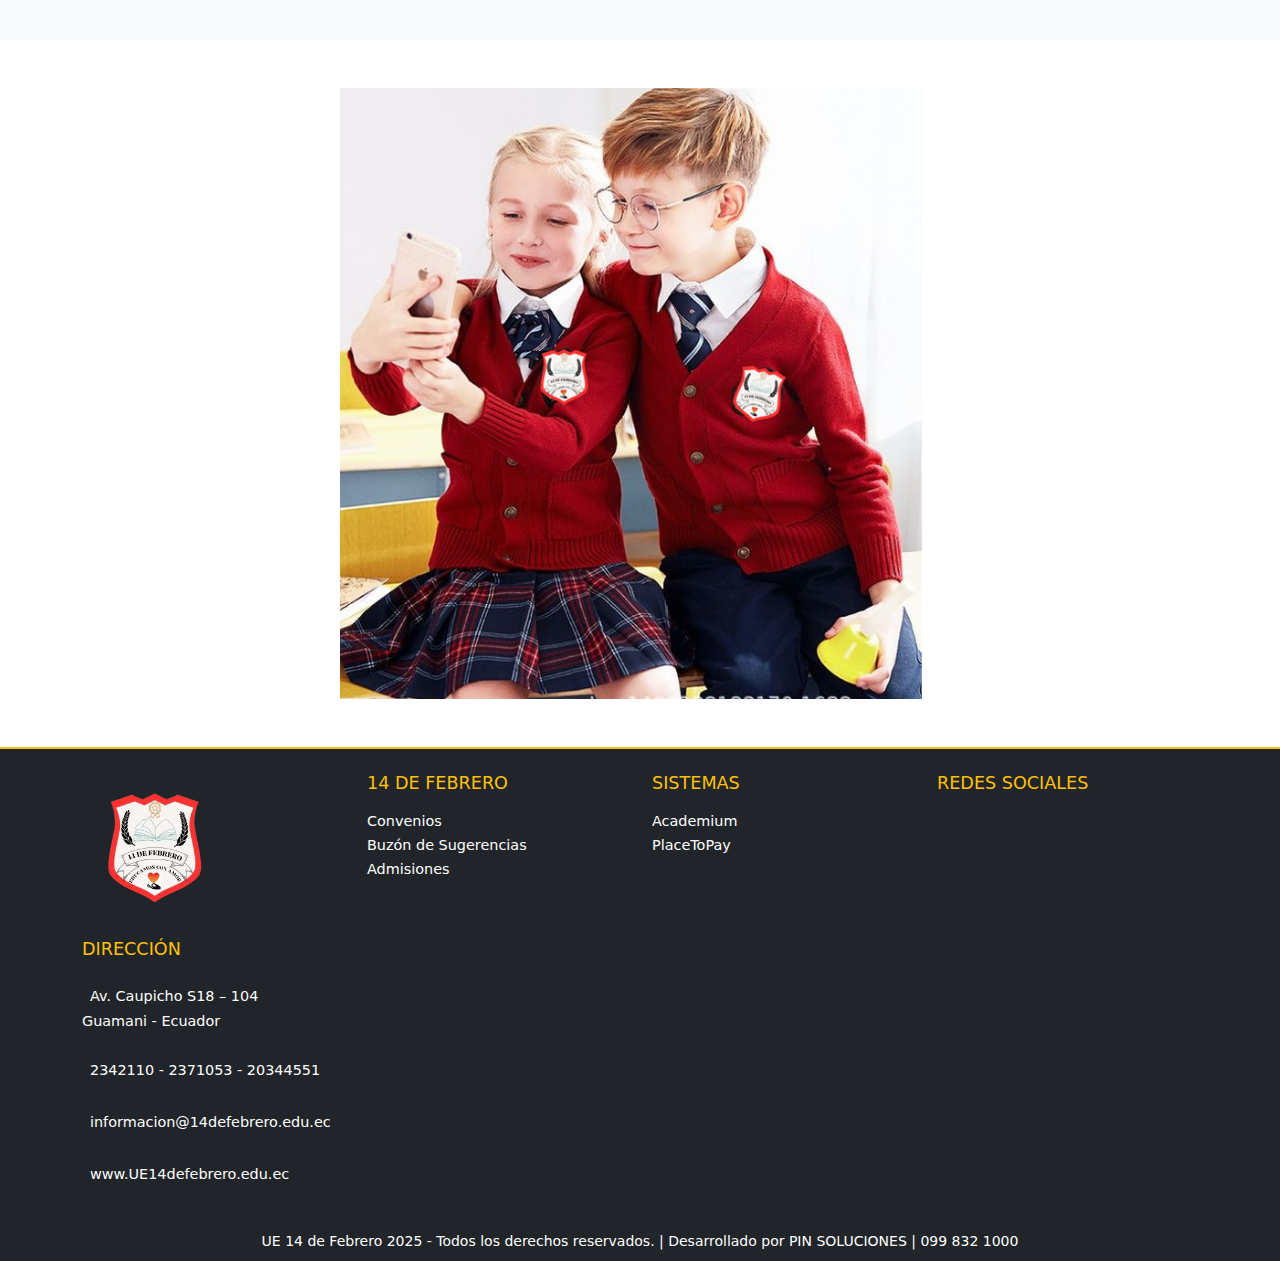
<file: pages/educacion_Basica.html>
<!DOCTYPE html>
<html lang="en">
  <head>
    <meta charset="UTF-8" />
    <meta name="viewport" content="width=device-width, initial-scale=1.0" />
    <title>Misión-Visión</title>
    <!-- Bootstrap CSS -->
    <link
      href="https://cdn.jsdelivr.net/npm/bootstrap@5.3.0/dist/css/bootstrap.min.css"
      rel="stylesheet"
    />

    <!-- CSS Personalizado -->
    <link rel="stylesheet" href="../css/educacion_Basica.css" />
  </head>
  <body>
    <!-- Barra de navegación -->
    <nav class="navbar navbar-expand-lg navbar-dark bg-danger shadow-sm py-3">
      <div class="container">
        <a class="navbar-brand fw-bold text-uppercase" href="#"
          >Portal Educativo</a
        >
        <button
          class="navbar-toggler"
          type="button"
          data-bs-toggle="collapse"
          data-bs-target="#navbarNav"
          aria-controls="navbarNav"
          aria-expanded="false"
          aria-label="Toggle navigation"
        >
          <span class="navbar-toggler-icon"></span>
        </button>
        <div class="collapse navbar-collapse" id="navbarNav">
          <ul class="navbar-nav ms-auto">
            <li class="nav-item">
              <a class="nav-link" href="./login.html">Registrarse</a>
            </li>
            <li class="nav-item dropdown">
              <a
                class="nav-link dropdown-toggle"
                href="#"
                id="carismaDropdown"
                role="button"
                aria-expanded="false"
              >
                Identidad
              </a>
              <ul class="dropdown-menu" aria-labelledby="carismaDropdown">
                <li>
                  <a class="dropdown-item" href="./mision-vision.html"
                    >Misión-Visión</a
                  >
                </li>
                <li>
                  <a class="dropdown-item" href="./valores.html">Valores</a>
                </li>
                <li><a class="dropdown-item" href="./himno.html">Himno</a></li>
                <li>
                  <a class="dropdown-item" href="./historia.html">Historia</a>
                </li>
                <li>
                  <a class="dropdown-item" href="./principios.html"
                    >Principios</a
                  >
                </li>
              </ul>
            </li>
            <li class="nav-item dropdown">
              <a
                class="nav-link dropdown-toggle"
                href="#"
                id="ofertaDropdown"
                role="button"
                aria-expanded="false"
              >
                Oferta Académica
              </a>
              <ul class="dropdown-menu" aria-labelledby="ofertaDropdown">
                <li>
                  <a class="dropdown-item" href="./admisiones.html"
                    >Admisiones</a
                  >
                </li>
                <li>
                  <a class="dropdown-item" href="./educacion_Inicial.html"
                    >Preparatoria</a
                  >
                </li>
                <li>
                  <a class="dropdown-item" href="./educacion_Basica.html"
                    >Educación General Básica</a
                  >
                </li>
                <li>
                  <a class="dropdown-item" href="./bachillerato_Unificado.html"
                    >Bachillerato General Unificado</a
                  >
                </li>
              </ul>
            </li>
            <li class="nav-item dropdown">
              <a
                class="nav-link dropdown-toggle"
                href="#"
                id="comunidadDropdown"
                role="button"
                aria-expanded="false"
              >
                Comunidad Educativa
              </a>
              <ul class="dropdown-menu" aria-labelledby="comunidadDropdown">
                <li>
                  <a class="dropdown-item" href="./autoridades.html"
                    >Autoridades</a
                  >
                </li>
              </ul>
            </li>
          </ul>
        </div>
      </div>
    </nav>

    <!-- Seccion en la que va todo el contenido de mision y vision -->
    <section class="section-valores py-5 bg-light">
      <div class="container">
        <h2 class="text-center mb-5 text-danger">Educación General Básica</h2>
        <div class="hymn-section mt-5 d-flex justify-content-center">
          <div class="hymn-card">
            <h3 class="text-center text-danger mb-4">
              UNIDAD EDUCATIVA 14 DE FEBRERO
            </h3>
            <div class="hymn-content d-flex flex-column align-items-center">
              <p class="hymn-lyrics text-center">
                <strong>Básica Elemental</strong><br>En el subnivel de Básica Elemental, que
                corresponde a los grados segundo, tercero y cuarto de Educación
                General Básica, los estudiantes de la Unidad Educativa "14 de
                Febrero" desarrollan sus sistemas afectivos, cognitivos y
                prácticos, permitiéndoles relacionarse y fortalecer lazos con
                los demás. Esto se logra mediante el trabajo individual,
                cooperativo y participativo, aportando de manera positiva y
                eficaz a la comprensión y práctica del mundo que los rodea.
                Cimentamos las bases para la formación de habilidades
                fundamentales, orientadas a desarrollar lectores, hablantes y
                escritores competentes, capaces de utilizar las herramientas de
                la comunicación para expresar sus ideas y comprender el entorno
                que les rodea.<br><br><br><strong> Básica Media </strong><br>En el subnivel de Básica Media, que
                corresponde a los grados Quinto, Sexto y Séptimo de Educación
                General Básica, los estudiantes de la Unidad Educativa "14 de
                Febrero" fortalecen sus habilidades de comunicación oral,
                logrando expresar ideas de manera eficiente y desarrollando la
                capacidad de análisis, síntesis y argumentación para comprender
                textos orales y escritos. Además, fomentamos habilidades de
                investigación mediante el uso ético de fuentes, ayudando a los
                estudiantes a identificar información válida y confiable en
                entornos tecnológicos.
                <br><br><br><strong>Básica Superior</strong>Básica Superior, que
                comprende los cursos de Octavo, Noveno y Décimo de Educación
                General Básica, en la Unidad Educativa "14 de Febrero" busca
                fortalecer una educación integral basada en valores humanos. En
                este subnivel, se promueve el desarrollo del pensamiento
                crítico, la autonomía, la creatividad, la resiliencia y la
                empatía. Además, se fomenta el aprendizaje de habilidades
                lingüísticas en un idioma extranjero como parte de la formación
                integral.
              </p>
            </div>
          </div>
        </div>
      </div>
    </section>

    <div class="d-flex justify-content-center my-5">
      <img
        src="../assets/images/e.media..png"
        alt="Logo La Salle"
        class="img-fluid"
        style="max-width: 600px"
      />
    </div>


    <!-- Fin de la seccion en la que va mision y vision -->

    <!-- Footer -->
    <footer class="bg-dark text-white pt-4 pb-2">
      <div class="container">
        <div class="row text-center text-md-start">
          <!-- Logo y Dirección -->
          <div class="col-md-3 mb-3">
            <img
              src="../assets/images/ricardo-removebg-preview.png"
              alt="14 de Febrero"
              class="mb-3"
              style="max-width: 150px"
            />
            <h5 class="text-uppercase">Dirección</h5>
            <p>
              <i class="bi bi-geo-alt-fill me-2"></i>Av. Caupicho S18 – 104<br />
              Guamani - Ecuador
            </p>
            <p>
              <i class="bi bi-telephone-fill me-2"></i>2342110 - 2371053 -
              20344551
            </p>
            <p>
              <i class="bi bi-envelope-fill me-2"></i
              >informacion@14defebrero.edu.ec
            </p>
            <a href="" class="text-white text-decoration-none">
              <i class="bi bi-globe me-2"></i>www.UE14defebrero.edu.ec
            </a>
          </div>

          <!-- La Salle -->
          <div class="col-md-3 mb-3">
            <h5 class="text-uppercase">14 de Febrero</h5>
            <ul class="list-unstyled">
              <li>
                <a href="#" class="text-white text-decoration-none"
                  >Convenios</a
                >
              </li>
              <li>
                <a href="#" class="text-white text-decoration-none"
                  >Buzón de Sugerencias</a
                >
              </li>
              <li>
                <a href="#" class="text-white text-decoration-none"
                  >Admisiones</a
                >
              </li>
            </ul>
          </div>

          <!-- Sistemas -->
          <div class="col-md-3 mb-3">
            <h5 class="text-uppercase">Sistemas</h5>
            <ul class="list-unstyled">
              <li>
                <a href="#" class="text-white text-decoration-none"
                  >Academium</a
                >
              </li>
              <li>
                <a href="#" class="text-white text-decoration-none"
                  >PlaceToPay</a
                >
              </li>
            </ul>
          </div>

          <!-- Redes Sociales -->
          <div class="col-md-3 mb-3">
            <h5 class="text-uppercase">Redes Sociales</h5>
            <a href="#" class="text-white me-3"
              ><i class="bi bi-whatsapp"></i
            ></a>
            <a href="#" class="text-white me-3"
              ><i class="bi bi-facebook"></i
            ></a>
            <a href="#" class="text-white me-3"
              ><i class="bi bi-instagram"></i
            ></a>
            <a href="#" class="text-white"><i class="bi bi-youtube"></i></a>
          </div>
        </div>

        <div class="text-center mt-4">
          <small>
            UE 14 de Febrero 2025 - Todos los derechos reservados. |
            Desarrollado por PIN SOLUCIONES | 099 832 1000
          </small>
        </div>
      </div>
    </footer>

    <!-- Bootstrap JS -->
    <script src="https://cdn.jsdelivr.net/npm/bootstrap@5.3.0/dist/js/bootstrap.bundle.min.js"></script>
    <!-- JS Personalizado -->
    <script src="../js/index.js"></script>
  </body>
</html>
</file>
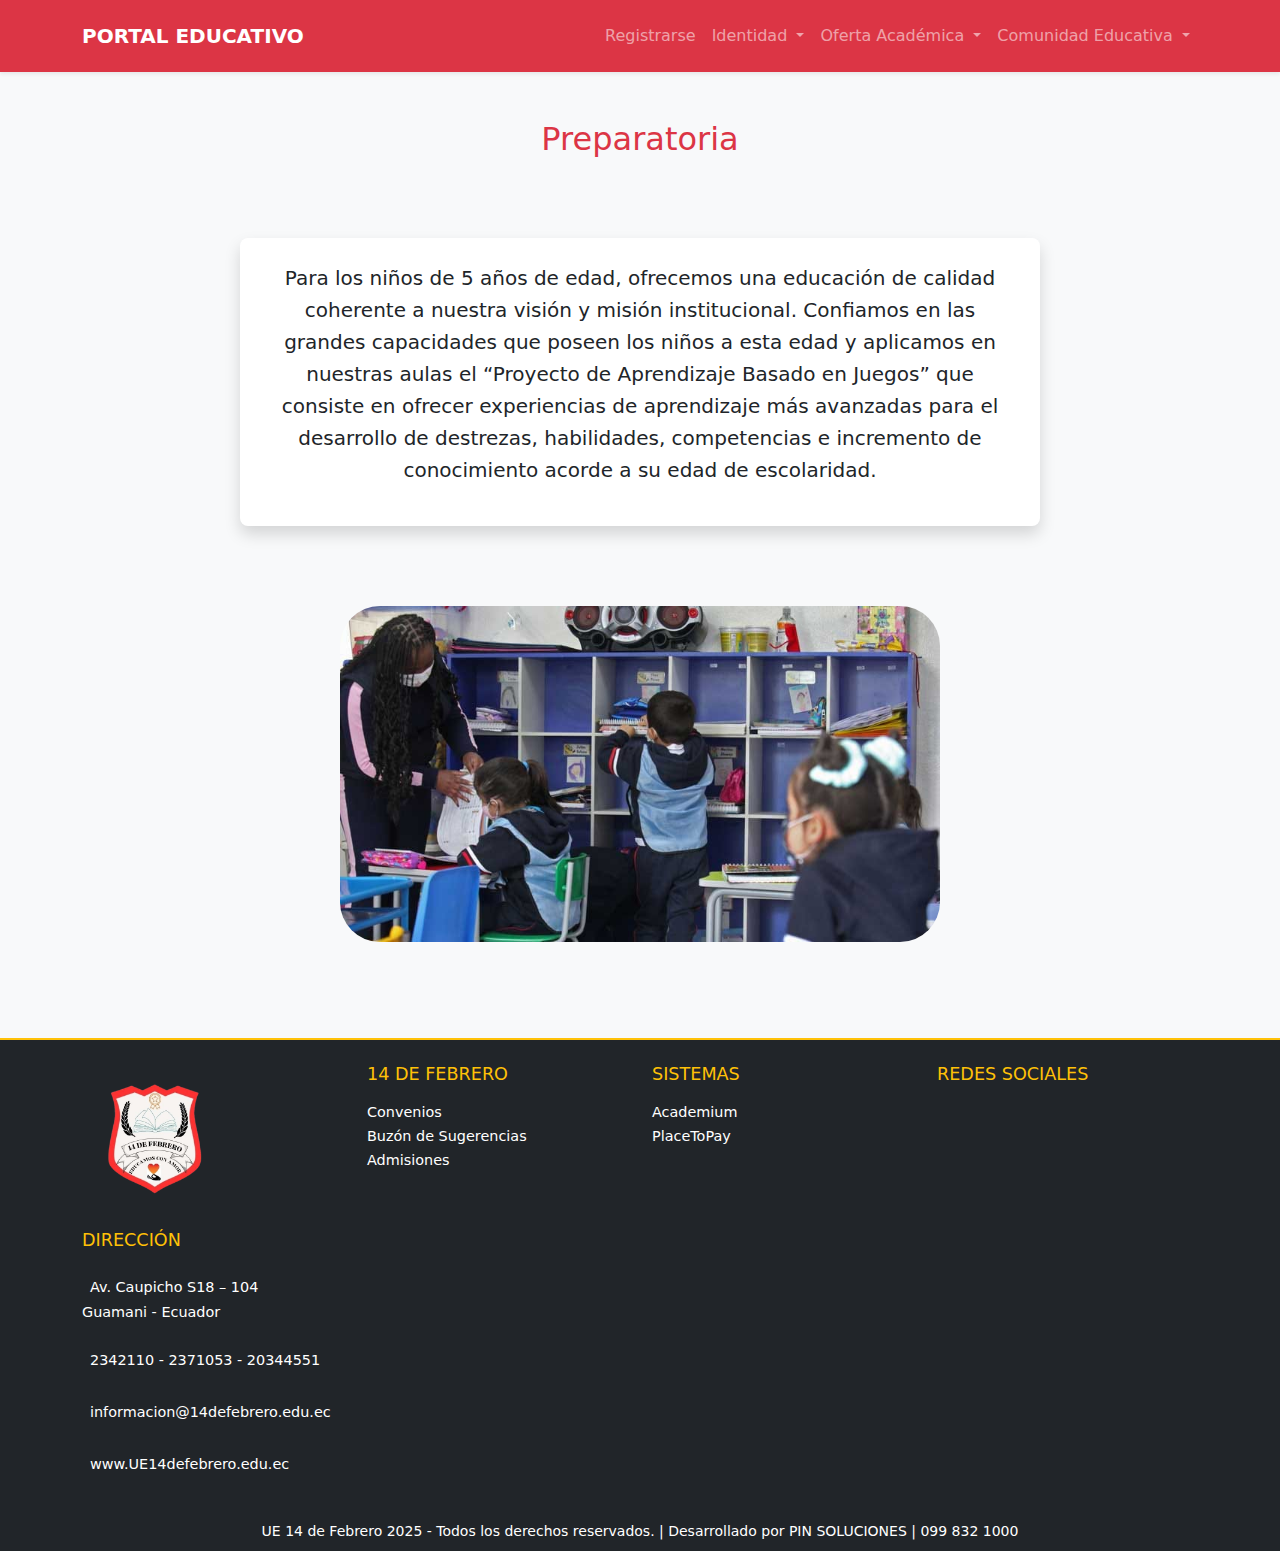
<file: pages/educacion_Inicial.html>
<!DOCTYPE html>
<html lang="en">
  <head>
    <meta charset="UTF-8" />
    <meta name="viewport" content="width=device-width, initial-scale=1.0" />
    <title>Misión-Visión</title>
    <!-- Bootstrap CSS -->
    <link
      href="https://cdn.jsdelivr.net/npm/bootstrap@5.3.0/dist/css/bootstrap.min.css"
      rel="stylesheet"
    />

    <!-- CSS Personalizado -->
    <link rel="stylesheet" href="../css/educacion_inicial.css" />
  </head>
  <body>
    <!-- Barra de navegación -->
    <nav class="navbar navbar-expand-lg navbar-dark bg-danger shadow-sm py-3">
      <div class="container">
        <a class="navbar-brand fw-bold text-uppercase" href="#"
          >Portal Educativo</a
        >
        <button
          class="navbar-toggler"
          type="button"
          data-bs-toggle="collapse"
          data-bs-target="#navbarNav"
          aria-controls="navbarNav"
          aria-expanded="false"
          aria-label="Toggle navigation"
        >
          <span class="navbar-toggler-icon"></span>
        </button>
        <div class="collapse navbar-collapse" id="navbarNav">
          <ul class="navbar-nav ms-auto">
            <li class="nav-item">
              <a class="nav-link" href="./login.html">Registrarse</a>
            </li>
            <li class="nav-item dropdown">
              <a
                class="nav-link dropdown-toggle"
                href="#"
                id="carismaDropdown"
                role="button"
                aria-expanded="false"
              >
                Identidad
              </a>
              <ul class="dropdown-menu" aria-labelledby="carismaDropdown">
                <li>
                  <a class="dropdown-item" href="./mision-vision.html"
                    >Misión-Visión</a
                  >
                </li>
                <li>
                  <a class="dropdown-item" href="./valores.html">Valores</a>
                </li>
                <li><a class="dropdown-item" href="./himno.html">Himno</a></li>
                <li>
                  <a class="dropdown-item" href="./historia.html">Historia</a>
                </li>
                <li>
                  <a class="dropdown-item" href="./principios.html"
                    >Principios</a
                  >
                </li>
              </ul>
            </li>
            <li class="nav-item dropdown">
              <a
                class="nav-link dropdown-toggle"
                href="#"
                id="ofertaDropdown"
                role="button"
                aria-expanded="false"
              >
                Oferta Académica
              </a>
              <ul class="dropdown-menu" aria-labelledby="ofertaDropdown">
                <li>
                  <a class="dropdown-item" href="./admisiones.html"
                    >Admisiones</a
                  >
                </li>
                <li>
                  <a class="dropdown-item" href="./educacion_Inicial.html"
                    >Preparatoria</a
                  >
                </li>
                <li>
                  <a class="dropdown-item" href="./educacion_Basica.html"
                    >Educación General Básica</a
                  >
                </li>
                <li>
                  <a class="dropdown-item" href="./bachillerato_Unificado.html"
                    >Bachillerato General Unificado</a
                  >
                </li>
              </ul>
            </li>
            <li class="nav-item dropdown">
              <a
                class="nav-link dropdown-toggle"
                href="#"
                id="comunidadDropdown"
                role="button"
                aria-expanded="false"
              >
                Comunidad Educativa
              </a>
              <ul class="dropdown-menu" aria-labelledby="comunidadDropdown">
                <li>
                  <a class="dropdown-item" href="./autoridades.html"
                    >Autoridades</a
                  >
                </li>
              </ul>
            </li>
          </ul>
        </div>
      </div>
    </nav>

    <!-- Seccion en la que va todo el contenido de mision y vision -->
    <section class="section-valores py-5 bg-light">
      <div class="container">
        <h2 class="text-center mb-5 text-danger">Preparatoria</h2>
        <div class="hymn-section mt-5 d-flex justify-content-center">
          <div class="hymn-card">
            <div class="hymn-content d-flex flex-column align-items-center">
              <p class="hymn-lyrics text-center">
                Para los niños de 5 años de edad, ofrecemos una educación de
                calidad coherente a nuestra visión y misión institucional.
                Confiamos en las grandes capacidades que poseen los niños a esta
                edad y aplicamos en nuestras aulas el “Proyecto de Aprendizaje
                Basado en Juegos” que consiste en ofrecer experiencias de
                aprendizaje más avanzadas para el desarrollo de destrezas,
                habilidades, competencias e incremento de conocimiento acorde a
                su edad de escolaridad.
              </p>
            </div>
          </div>
        </div>
      </div>
      <div class="d-flex justify-content-center my-5">
        <img
          src="../assets/images/Inicial_.jpg"
          alt="Logo La Salle"
          class="img-fluid"
          style="max-width: 600px"
        />
      </div>
    </section>


    <!-- Fin de la seccion en la que va mision y vision -->

    <!-- Footer -->
    <footer class="bg-dark text-white pt-4 pb-2">
      <div class="container">
        <div class="row text-center text-md-start">
          <!-- Logo y Dirección -->
          <div class="col-md-3 mb-3">
            <img
              src="../assets/images/ricardo-removebg-preview.png"
              alt="14 de Febrero"
              class="mb-3"
              style="max-width: 150px"
            />
            <h5 class="text-uppercase">Dirección</h5>
            <p>
              <i class="bi bi-geo-alt-fill me-2"></i>Av. Caupicho S18 – 104<br />
              Guamani - Ecuador
            </p>
            <p>
              <i class="bi bi-telephone-fill me-2"></i>2342110 - 2371053 -
              20344551
            </p>
            <p>
              <i class="bi bi-envelope-fill me-2"></i
              >informacion@14defebrero.edu.ec
            </p>
            <a href="" class="text-white text-decoration-none">
              <i class="bi bi-globe me-2"></i>www.UE14defebrero.edu.ec
            </a>
          </div>

          <!-- La Salle -->
          <div class="col-md-3 mb-3">
            <h5 class="text-uppercase">14 de Febrero</h5>
            <ul class="list-unstyled">
              <li>
                <a href="#" class="text-white text-decoration-none"
                  >Convenios</a
                >
              </li>
              <li>
                <a href="#" class="text-white text-decoration-none"
                  >Buzón de Sugerencias</a
                >
              </li>
              <li>
                <a href="#" class="text-white text-decoration-none"
                  >Admisiones</a
                >
              </li>
            </ul>
          </div>

          <!-- Sistemas -->
          <div class="col-md-3 mb-3">
            <h5 class="text-uppercase">Sistemas</h5>
            <ul class="list-unstyled">
              <li>
                <a href="#" class="text-white text-decoration-none"
                  >Academium</a
                >
              </li>
              <li>
                <a href="#" class="text-white text-decoration-none"
                  >PlaceToPay</a
                >
              </li>
            </ul>
          </div>

          <!-- Redes Sociales -->
          <div class="col-md-3 mb-3">
            <h5 class="text-uppercase">Redes Sociales</h5>
            <a href="#" class="text-white me-3"
              ><i class="bi bi-whatsapp"></i
            ></a>
            <a href="#" class="text-white me-3"
              ><i class="bi bi-facebook"></i
            ></a>
            <a href="#" class="text-white me-3"
              ><i class="bi bi-instagram"></i
            ></a>
            <a href="#" class="text-white"><i class="bi bi-youtube"></i></a>
          </div>
        </div>

        <div class="text-center mt-4">
          <small>
            UE 14 de Febrero 2025 - Todos los derechos reservados. |
            Desarrollado por PIN SOLUCIONES | 099 832 1000
          </small>
        </div>
      </div>
    </footer>

    <!-- Bootstrap JS -->
    <script src="https://cdn.jsdelivr.net/npm/bootstrap@5.3.0/dist/js/bootstrap.bundle.min.js"></script>
    <!-- JS Personalizado -->
    <script src="../js/index.js"></script>
  </body>
</html>
</file>
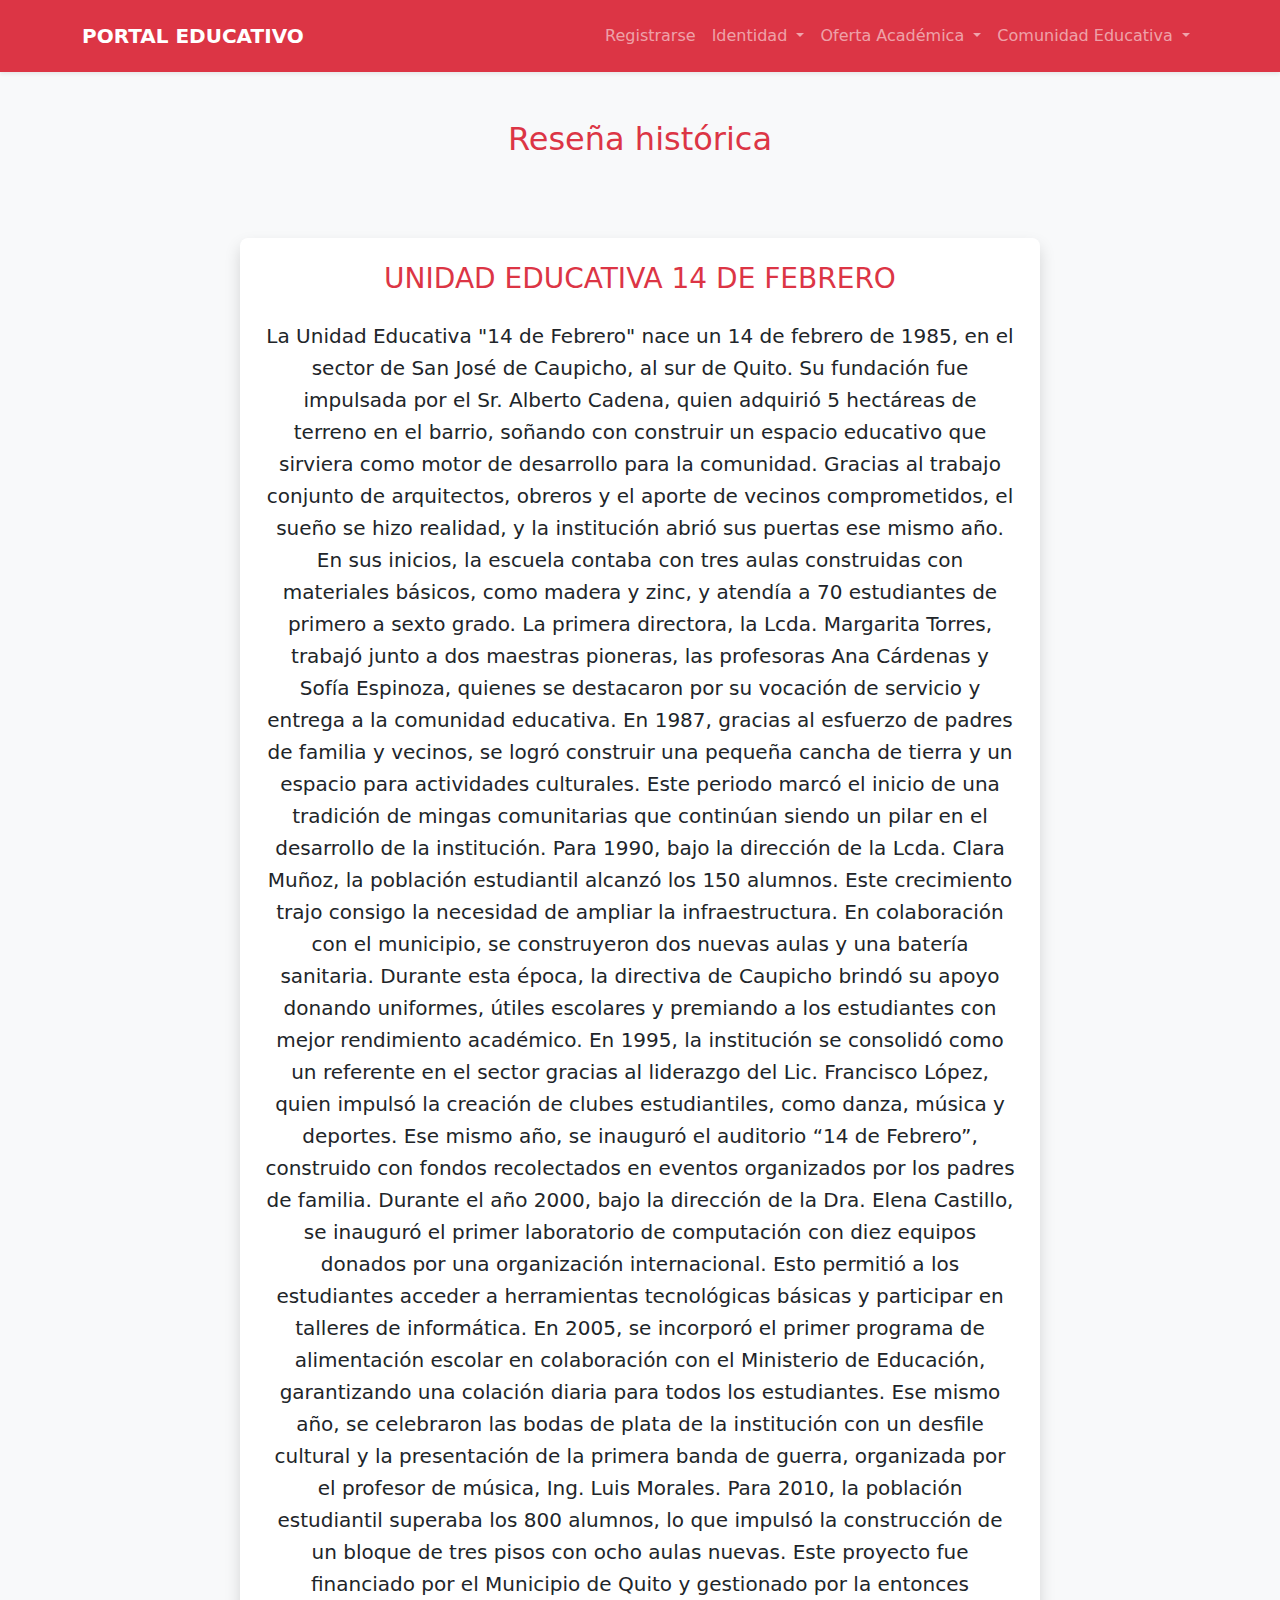
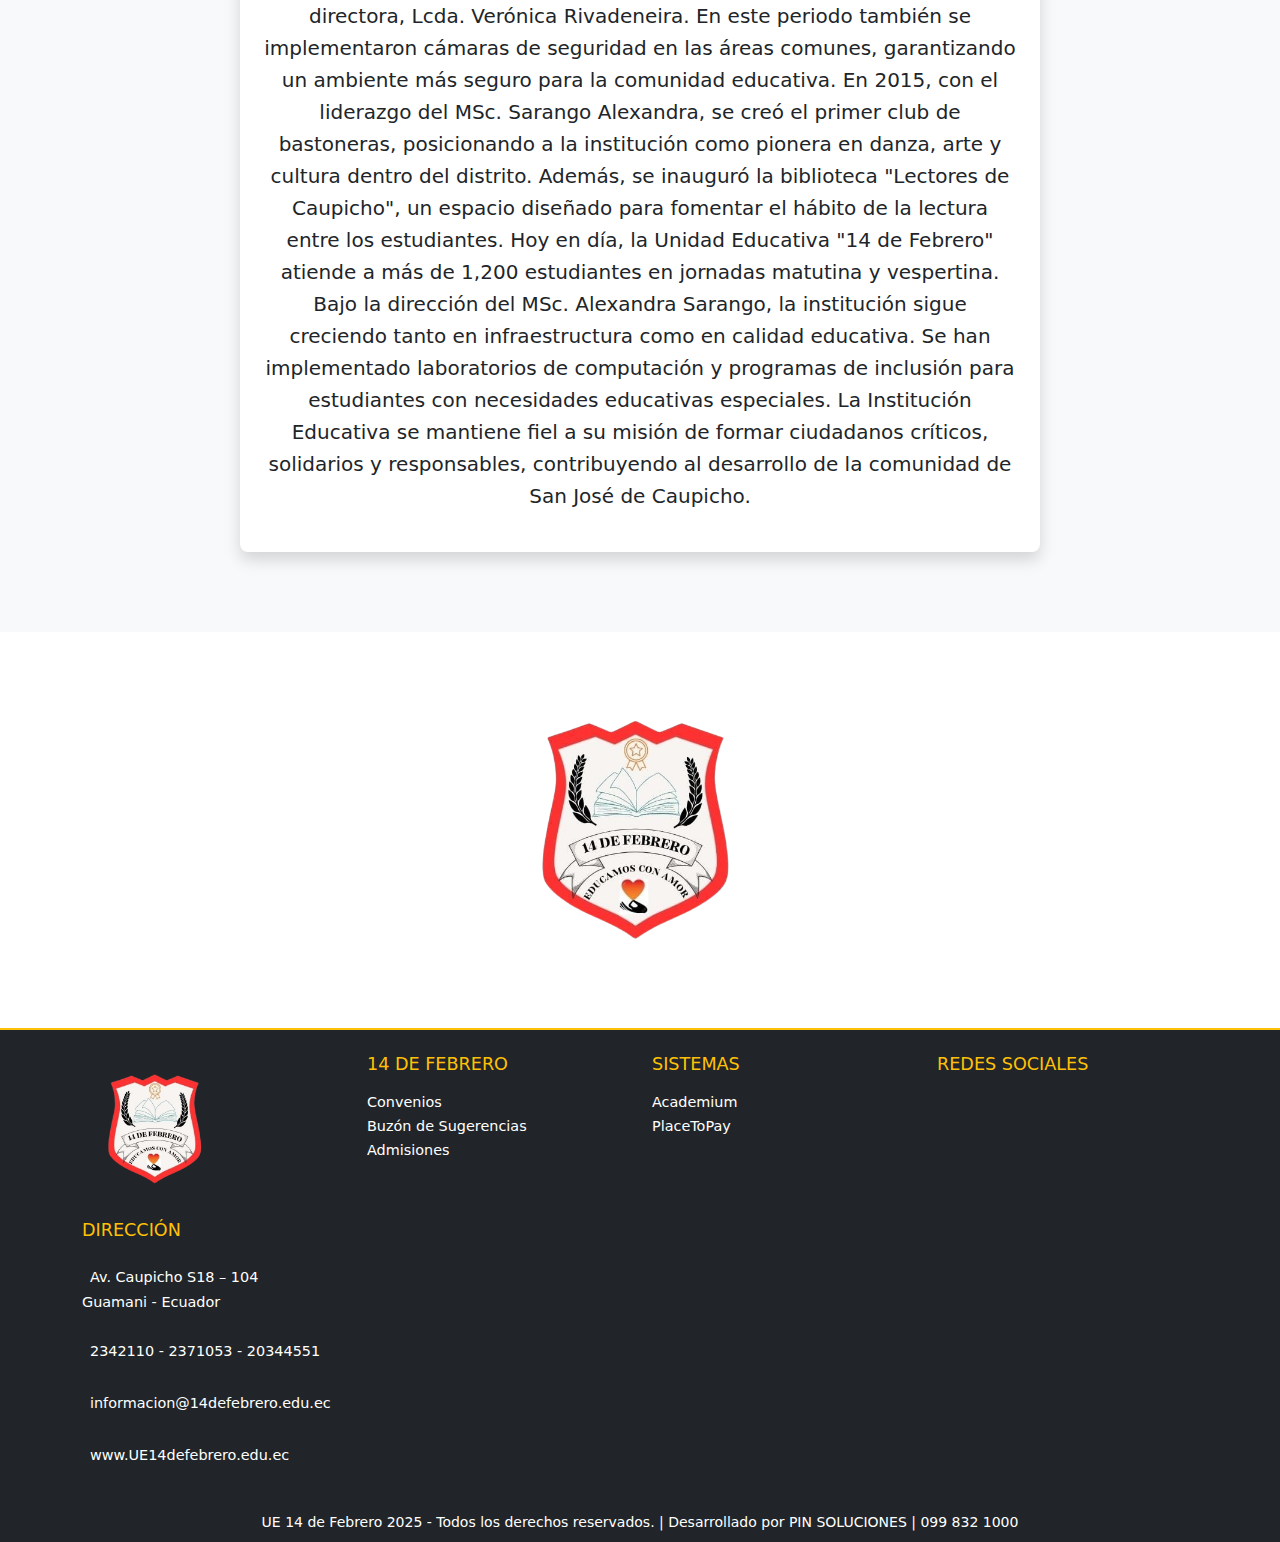
<file: pages/historia.html>
<!DOCTYPE html>
<html lang="en">
  <head>
    <meta charset="UTF-8" />
    <meta name="viewport" content="width=device-width, initial-scale=1.0" />
    <title>Misión-Visión</title>
    <!-- Bootstrap CSS -->
    <link
      href="https://cdn.jsdelivr.net/npm/bootstrap@5.3.0/dist/css/bootstrap.min.css"
      rel="stylesheet"
    />

    <!-- CSS Personalizado -->
    <link rel="stylesheet" href="../css/historia.css" />
  </head>
  <body>
    <!-- Barra de navegación -->
    <nav class="navbar navbar-expand-lg navbar-dark bg-danger shadow-sm py-3">
      <div class="container">
        <a class="navbar-brand fw-bold text-uppercase" href="#"
          >Portal Educativo</a
        >
        <button
          class="navbar-toggler"
          type="button"
          data-bs-toggle="collapse"
          data-bs-target="#navbarNav"
          aria-controls="navbarNav"
          aria-expanded="false"
          aria-label="Toggle navigation"
        >
          <span class="navbar-toggler-icon"></span>
        </button>
        <div class="collapse navbar-collapse" id="navbarNav">
          <ul class="navbar-nav ms-auto">
            <li class="nav-item">
              <a class="nav-link" href="./login.html">Registrarse</a>
            </li>
            <li class="nav-item dropdown">
              <a
                class="nav-link dropdown-toggle"
                href="#"
                id="carismaDropdown"
                role="button"
                aria-expanded="false"
              >
                Identidad
              </a>
              <ul class="dropdown-menu" aria-labelledby="carismaDropdown">
                <li>
                  <a class="dropdown-item" href="./mision-vision.html"
                    >Misión-Visión</a
                  >
                </li>
                <li>
                  <a class="dropdown-item" href="./valores.html">Valores</a>
                </li>
                <li><a class="dropdown-item" href="./himno.html">Himno</a></li>
                <li>
                  <a class="dropdown-item" href="./historia.html">Historia</a>
                </li>
                <li>
                  <a class="dropdown-item" href="./principios.html"
                    >Principios</a
                  >
                </li>
              </ul>
            </li>
            <li class="nav-item dropdown">
              <a
                class="nav-link dropdown-toggle"
                href="#"
                id="ofertaDropdown"
                role="button"
                aria-expanded="false"
              >
                Oferta Académica
              </a>
              <ul class="dropdown-menu" aria-labelledby="ofertaDropdown">
                <li><a class="dropdown-item" href="./admisiones.html">Admisiones</a></li>
                <li><a class="dropdown-item" href="./educacion_Inicial.html">Preparatoria</a></li>
                <li>
                  <a class="dropdown-item" href="./educacion_Basica.html">Educación General Básica</a>
                </li>
                <li>
                  <a class="dropdown-item" href="./bachillerato_Unificado.html"
                    >Bachillerato General Unificado</a
                  >
                </li>
              </ul>
            </li>
            <li class="nav-item dropdown">
              <a
                class="nav-link dropdown-toggle"
                href="#"
                id="comunidadDropdown"
                role="button"
                aria-expanded="false"
              >
                Comunidad Educativa
              </a>
              <ul class="dropdown-menu" aria-labelledby="comunidadDropdown">
                <li><a class="dropdown-item" href="./autoridades.html">Autoridades</a></li>
              </ul>
            </li>
          </ul>
        </div>
      </div>
    </nav>

    <!-- Seccion en la que va todo el contenido de mision y vision -->
    <section class="section-valores py-5 bg-light">
      <div class="container">
        <h2 class="text-center mb-5 text-danger">Reseña histórica</h2>
        <div class="hymn-section mt-5 d-flex justify-content-center">
          <div class="hymn-card">
            <h3 class="text-center text-danger mb-4">
              UNIDAD EDUCATIVA 14 DE FEBRERO
            </h3>
            <div class="hymn-content d-flex flex-column align-items-center">
              <p class="hymn-lyrics text-center">
                La Unidad Educativa "14 de Febrero" nace un 14 de febrero de
                1985, en el sector de San José de Caupicho, al sur de Quito. Su
                fundación fue impulsada por el Sr. Alberto Cadena, quien
                adquirió 5 hectáreas de terreno en el barrio, soñando con
                construir un espacio educativo que sirviera como motor de
                desarrollo para la comunidad. Gracias al trabajo conjunto de
                arquitectos, obreros y el aporte de vecinos comprometidos, el
                sueño se hizo realidad, y la institución abrió sus puertas ese
                mismo año. En sus inicios, la escuela contaba con tres aulas
                construidas con materiales básicos, como madera y zinc, y
                atendía a 70 estudiantes de primero a sexto grado. La primera
                directora, la Lcda. Margarita Torres, trabajó junto a dos
                maestras pioneras, las profesoras Ana Cárdenas y Sofía Espinoza,
                quienes se destacaron por su vocación de servicio y entrega a la
                comunidad educativa. En 1987, gracias al esfuerzo de padres de
                familia y vecinos, se logró construir una pequeña cancha de
                tierra y un espacio para actividades culturales. Este periodo
                marcó el inicio de una tradición de mingas comunitarias que
                continúan siendo un pilar en el desarrollo de la institución.
                Para 1990, bajo la dirección de la Lcda. Clara Muñoz, la
                población estudiantil alcanzó los 150 alumnos. Este crecimiento
                trajo consigo la necesidad de ampliar la infraestructura. En
                colaboración con el municipio, se construyeron dos nuevas aulas
                y una batería sanitaria. Durante esta época, la directiva de
                Caupicho brindó su apoyo donando uniformes, útiles escolares y
                premiando a los estudiantes con mejor rendimiento académico. En
                1995, la institución se consolidó como un referente en el sector
                gracias al liderazgo del Lic. Francisco López, quien impulsó la
                creación de clubes estudiantiles, como danza, música y deportes.
                Ese mismo año, se inauguró el auditorio “14 de Febrero”,
                construido con fondos recolectados en eventos organizados por
                los padres de familia. Durante el año 2000, bajo la dirección de
                la Dra. Elena Castillo, se inauguró el primer laboratorio de
                computación con diez equipos donados por una organización
                internacional. Esto permitió a los estudiantes acceder a
                herramientas tecnológicas básicas y participar en talleres de
                informática. En 2005, se incorporó el primer programa de
                alimentación escolar en colaboración con el Ministerio de
                Educación, garantizando una colación diaria para todos los
                estudiantes. Ese mismo año, se celebraron las bodas de plata de
                la institución con un desfile cultural y la presentación de la
                primera banda de guerra, organizada por el profesor de música,
                Ing. Luis Morales. Para 2010, la población estudiantil superaba
                los 800 alumnos, lo que impulsó la construcción de un bloque de
                tres pisos con ocho aulas nuevas. Este proyecto fue financiado
                por el Municipio de Quito y gestionado por la entonces
                directora, Lcda. Verónica Rivadeneira. En este periodo también
                se implementaron cámaras de seguridad en las áreas comunes,
                garantizando un ambiente más seguro para la comunidad educativa.
                En 2015, con el liderazgo del MSc. Sarango Alexandra, se creó el
                primer club de bastoneras, posicionando a la institución como
                pionera en danza, arte y cultura dentro del distrito. Además, se
                inauguró la biblioteca "Lectores de Caupicho", un espacio
                diseñado para fomentar el hábito de la lectura entre los
                estudiantes. Hoy en día, la Unidad Educativa "14 de Febrero"
                atiende a más de 1,200 estudiantes en jornadas matutina y
                vespertina. Bajo la dirección del MSc. Alexandra Sarango, la
                institución sigue creciendo tanto en infraestructura como en
                calidad educativa. Se han implementado laboratorios de
                computación y programas de inclusión para estudiantes con
                necesidades educativas especiales. La Institución Educativa se
                mantiene fiel a su misión de formar ciudadanos críticos,
                solidarios y responsables, contribuyendo al desarrollo de la
                comunidad de San José de Caupicho.
              </p>
            </div>
          </div>
        </div>
      </div>
    </section>

    <div class="d-flex justify-content-center my-5">
      <img
        src="../assets/images/ricardo-removebg-preview.png"
        alt="Logo La Salle"
        class="img-fluid"
        style="max-width: 300px"
      />
    </div>

    <!-- Fin de la seccion en la que va mision y vision -->

    <!-- Footer -->
<footer class="bg-dark text-white pt-4 pb-2">
  <div class="container">
      <div class="row text-center text-md-start">
          <!-- Logo y Dirección -->
          <div class="col-md-3 mb-3">
              <img src="../assets/images/ricardo-removebg-preview.png" alt="14 de Febrero" class="mb-3" style="max-width: 150px;">
              <h5 class="text-uppercase">Dirección</h5>
              <p>
                  <i class="bi bi-geo-alt-fill me-2"></i>Av. Caupicho S18 – 104<br>
                  Guamani - Ecuador
              </p>
              <p>
                  <i class="bi bi-telephone-fill me-2"></i>2342110 - 2371053 - 20344551
              </p>
              <p>
                  <i class="bi bi-envelope-fill me-2"></i>informacion@14defebrero.edu.ec
              </p>
              <a href="" class="text-white text-decoration-none">
                  <i class="bi bi-globe me-2"></i>www.UE14defebrero.edu.ec
              </a>
          </div>

          <!-- La Salle -->
          <div class="col-md-3 mb-3">
              <h5 class="text-uppercase">14 de Febrero</h5>
              <ul class="list-unstyled">
                  <li><a href="#" class="text-white text-decoration-none">Convenios</a></li>
                  <li><a href="#" class="text-white text-decoration-none">Buzón de Sugerencias</a></li>
                  <li><a href="#" class="text-white text-decoration-none">Admisiones</a></li>
              </ul>
          </div>

          <!-- Sistemas -->
          <div class="col-md-3 mb-3">
              <h5 class="text-uppercase">Sistemas</h5>
              <ul class="list-unstyled">
                  <li><a href="#" class="text-white text-decoration-none">Academium</a></li>
                  <li><a href="#" class="text-white text-decoration-none">PlaceToPay</a></li>
              </ul>
          </div>

          <!-- Redes Sociales -->
          <div class="col-md-3 mb-3">
              <h5 class="text-uppercase">Redes Sociales</h5>
              <a href="#" class="text-white me-3"><i class="bi bi-whatsapp"></i></a>
              <a href="#" class="text-white me-3"><i class="bi bi-facebook"></i></a>
              <a href="#" class="text-white me-3"><i class="bi bi-instagram"></i></a>
              <a href="#" class="text-white"><i class="bi bi-youtube"></i></a>
          </div>
      </div>

      <div class="text-center mt-4">
          <small>
              UE 14 de Febrero 2025 - Todos los derechos reservados. | Desarrollado por PIN SOLUCIONES | 099 832 1000
          </small>
      </div>
  </div>
</footer>


    <!-- Bootstrap JS -->
    <script src="https://cdn.jsdelivr.net/npm/bootstrap@5.3.0/dist/js/bootstrap.bundle.min.js"></script>
    <!-- JS Personalizado -->
    <script src="../js/index.js"></script>
  </body>
</html>
</file>
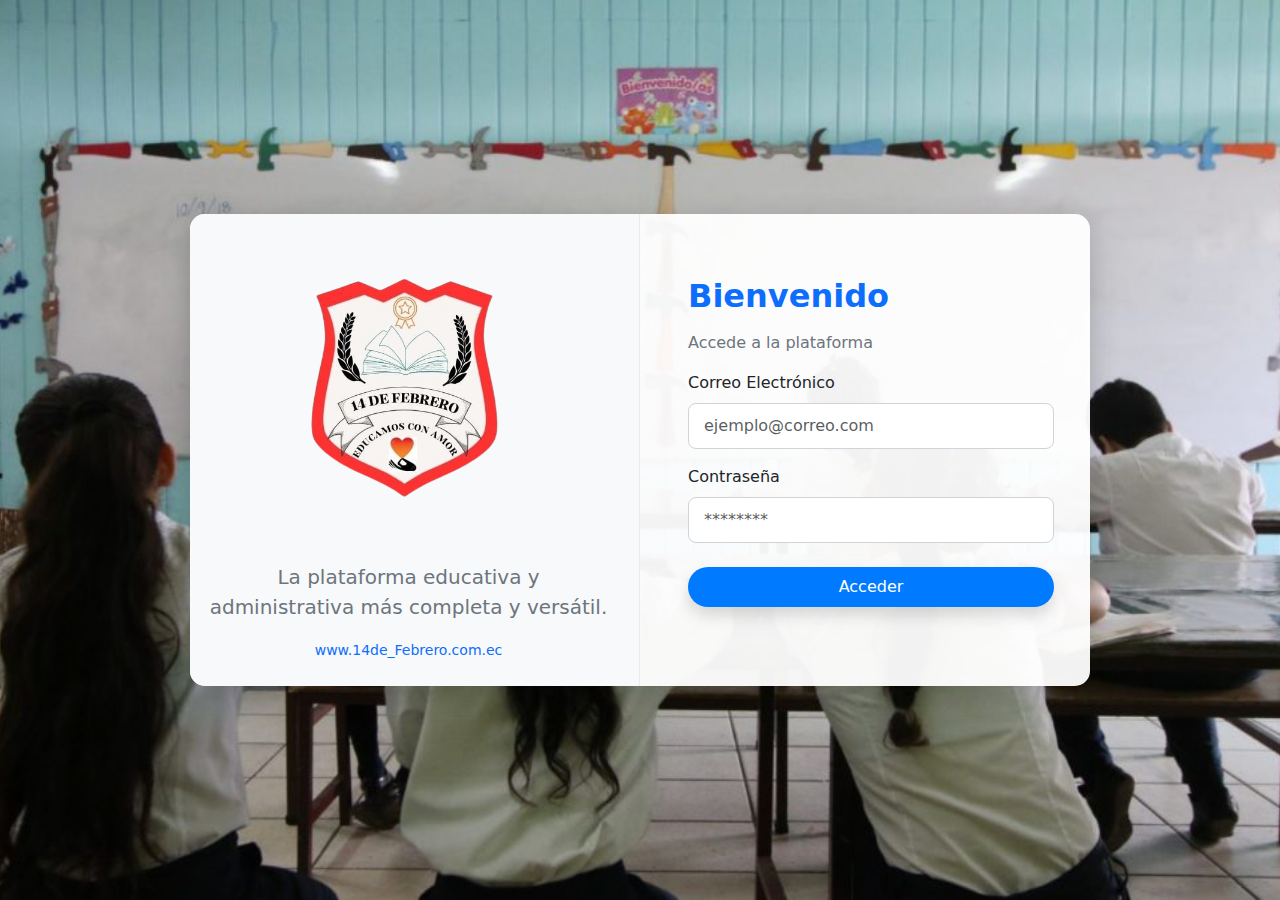
<file: pages/login.html>
<!DOCTYPE html>
<html lang="en">
<head>
    <meta charset="UTF-8">
    <meta name="viewport" content="width=device-width, initial-scale=1.0">
    <title>Inicio de Sesión</title>
    <link href="https://cdn.jsdelivr.net/npm/bootstrap@5.3.0/dist/css/bootstrap.min.css" rel="stylesheet">
    <link rel="stylesheet" href="../css/login.css">
</head>
<body>
    <div class="login-background">
        <div class="login-card">
            <div class="row align-items-center">
                <div class="col-lg-6 text-center py-4 px-4 login-info">
                    <img src="../assets/images/ricardo-removebg-preview.png" alt="Logo Institucional" class="img-fluid mb-4 logo">
                    <p class="text-muted fs-5">La plataforma educativa y administrativa más completa y versátil.</p>
                    <a href="" class="text-decoration-none text-primary small">www.14de_Febrero.com.ec</a>
                </div>
                <div class="col-lg-6 py-4 px-5">
                    <h2 class="text-primary fw-bold mb-3">Bienvenido</h2>
                    <p class="text-muted">Accede a la plataforma</p>
                    <form id="loginForm">
                        <div class="mb-3">
                            <label for="email" class="form-label">Correo Electrónico</label>
                            <input type="email" class="form-control input-custom" id="email" placeholder="ejemplo@correo.com" required>
                        </div>
                        <div class="mb-4">
                            <label for="password" class="form-label">Contraseña</label>
                            <input type="password" class="form-control input-custom" id="password" placeholder="********" required>
                        </div>
                        <button type="submit" class="btn btn-primary w-100 rounded-pill py-2 shadow">Acceder</button>
                        <div class="text-center mt-3">
                            <p id="errorMessage" class="text-danger" style="display: none;">Correo o contraseña incorrectos.</p>
                        </div>
                    </form>
                </div>
            </div>
        </div>
    </div>

    <script src="https://cdn.jsdelivr.net/npm/bootstrap@5.3.0/dist/js/bootstrap.bundle.min.js"></script>
    <script src="../js/login.js"></script>
</body>
</html>
</file>
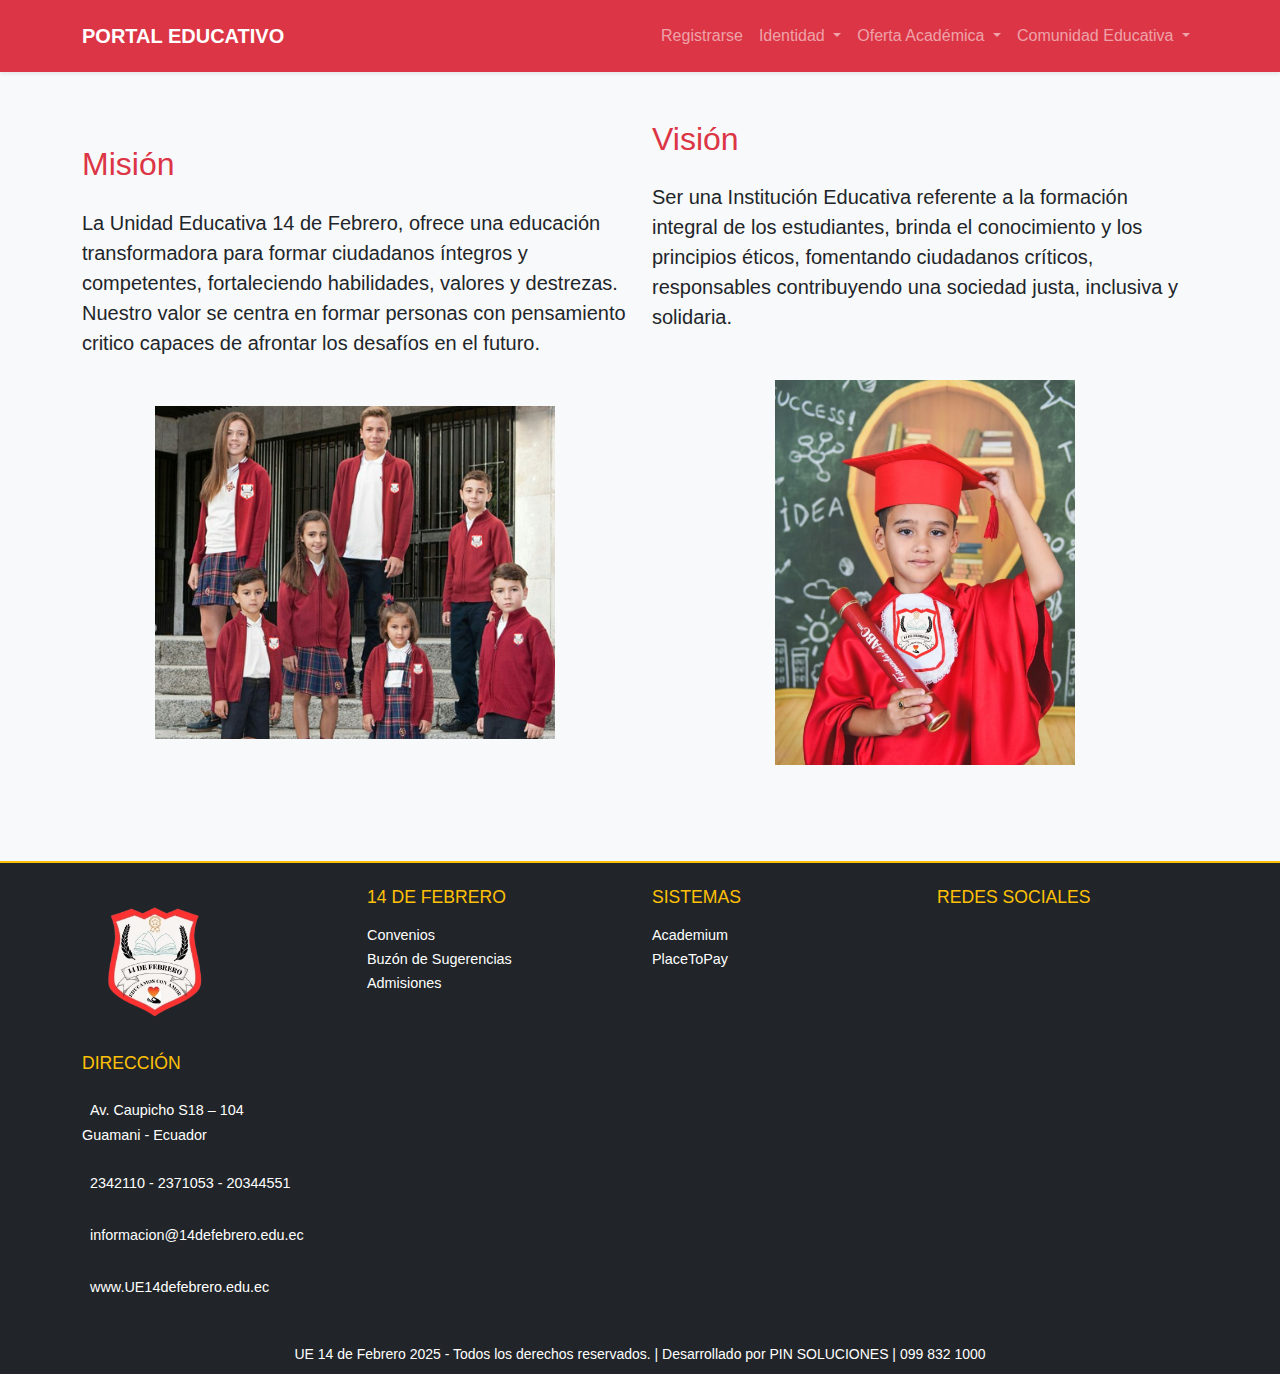
<file: pages/mision-vision.html>
<!DOCTYPE html>
<html lang="en">
  <head>
    <meta charset="UTF-8" />
    <meta name="viewport" content="width=device-width, initial-scale=1.0" />
    <title>Misión-Visión</title>
    <!-- Bootstrap CSS -->
    <link
      href="https://cdn.jsdelivr.net/npm/bootstrap@5.3.0/dist/css/bootstrap.min.css"
      rel="stylesheet"/>

    <!-- CSS Personalizado -->
    <link rel="stylesheet" href="../css/index.css" />
  </head>
  <body>
    <!-- Barra de navegación -->
    <nav class="navbar navbar-expand-lg navbar-dark bg-danger shadow-sm py-3">
        <div class="container">
            <a class="navbar-brand fw-bold text-uppercase" href="#">Portal Educativo</a>
            <button class="navbar-toggler" type="button" data-bs-toggle="collapse" data-bs-target="#navbarNav" aria-controls="navbarNav" aria-expanded="false" aria-label="Toggle navigation">
                <span class="navbar-toggler-icon"></span>
            </button>
            <div class="collapse navbar-collapse" id="navbarNav">
                <ul class="navbar-nav ms-auto">
                    <li class="nav-item">
                        <a class="nav-link" href="./login.html">Registrarse</a>
                    </li>
                    <li class="nav-item dropdown">
                        <a class="nav-link dropdown-toggle" href="#" id="carismaDropdown" role="button" aria-expanded="false">
                            Identidad
                        </a>
                        <ul class="dropdown-menu" aria-labelledby="carismaDropdown">
                            <li><a class="dropdown-item" href="./mision-vision.html">Misión-Visión</a></li>
                            <li><a class="dropdown-item" href="./valores.html">Valores</a></li>
                            <li><a class="dropdown-item" href="./himno.html">Himno</a></li>
                            <li><a class="dropdown-item" href="./historia.html">Historia</a></li>
                            <li><a class="dropdown-item" href="./principios.html">Principios</a></li>

                        </ul>
                    </li>
                    <li class="nav-item dropdown">
                        <a class="nav-link dropdown-toggle" href="#" id="ofertaDropdown" role="button" aria-expanded="false">
                            Oferta Académica
                        </a>
                        <ul class="dropdown-menu" aria-labelledby="ofertaDropdown">
                            <li><a class="dropdown-item" href="./admisiones.html">Admisiones</a></li>
                            <li><a class="dropdown-item" href="./educacion_Inicial.html">Preparatoria</a></li>
                            <li><a class="dropdown-item" href="./educacion_Basica.html">Educación General Básica</a></li>
                            <li><a class="dropdown-item" href="./bachillerato_Unificado.html">Bachillerato General Unificado</a></li>
                        </ul>
                    </li>
                    <li class="nav-item dropdown">
                        <a class="nav-link dropdown-toggle" href="#" id="comunidadDropdown" role="button" aria-expanded="false">
                            Comunidad Educativa
                        </a>
                        <ul class="dropdown-menu" aria-labelledby="comunidadDropdown">
                            <li><a class="dropdown-item" href="./autoridades.html">Autoridades</a></li>
                        </ul>
                    </li>
                </ul>
            </div>
        </div>
    </nav>

    <!-- Seccion en la que va todo el contenido de mision y vision -->
    <section class="section-mision-vision py-5 bg-light">
      <div class="container">
        <div class="row align-items-center">
          <div class="col-md-6">
            <h2 class="mb-4 text-danger">Misión</h2>
            <p class="lead">
              La Unidad Educativa 14 de Febrero, ofrece una educación
              transformadora para formar ciudadanos íntegros y competentes,
              fortaleciendo habilidades, valores y destrezas. Nuestro valor se
              centra en formar personas con pensamiento critico capaces de
              afrontar los desafíos en el futuro.
            </p>
            <div class="d-flex justify-content-center my-5">
                <img src="../assets/images/mision 1.png" alt="Logo La Salle" class="img-fluid" style="max-width: 400px;">
            </div>
          </div>
          <div class="col-md-6">
            <h2 class="mb-4 text-danger">Visión</h2>
            <p class="lead">
              Ser una Institución Educativa referente a la formación integral de
              los estudiantes, brinda el conocimiento y los principios éticos,
              fomentando ciudadanos críticos, responsables contribuyendo una
              sociedad justa, inclusiva y solidaria.
            </p>
            <div class="d-flex justify-content-center my-5">
                <img src="../assets/images/vision2.png" alt="Logo La Salle" class="img-fluid" style="max-width: 300px;">
            </div>
          </div>
        </div>
      </div>
    </section>


    

    <!-- Fin de la seccion en la que va mision y vision -->

    <!-- Footer -->
<footer class="bg-dark text-white pt-4 pb-2">
  <div class="container">
      <div class="row text-center text-md-start">
          <!-- Logo y Dirección -->
          <div class="col-md-3 mb-3">
              <img src="../assets/images/ricardo-removebg-preview.png" alt="14 de Febrero" class="mb-3" style="max-width: 150px;">
              <h5 class="text-uppercase">Dirección</h5>
              <p>
                  <i class="bi bi-geo-alt-fill me-2"></i>Av. Caupicho S18 – 104<br>
                  Guamani - Ecuador
              </p>
              <p>
                  <i class="bi bi-telephone-fill me-2"></i>2342110 - 2371053 - 20344551
              </p>
              <p>
                  <i class="bi bi-envelope-fill me-2"></i>informacion@14defebrero.edu.ec
              </p>
              <a href="" class="text-white text-decoration-none">
                  <i class="bi bi-globe me-2"></i>www.UE14defebrero.edu.ec
              </a>
          </div>

          <!-- La Salle -->
          <div class="col-md-3 mb-3">
              <h5 class="text-uppercase">14 de Febrero</h5>
              <ul class="list-unstyled">
                  <li><a href="#" class="text-white text-decoration-none">Convenios</a></li>
                  <li><a href="#" class="text-white text-decoration-none">Buzón de Sugerencias</a></li>
                  <li><a href="#" class="text-white text-decoration-none">Admisiones</a></li>
              </ul>
          </div>

          <!-- Sistemas -->
          <div class="col-md-3 mb-3">
              <h5 class="text-uppercase">Sistemas</h5>
              <ul class="list-unstyled">
                  <li><a href="#" class="text-white text-decoration-none">Academium</a></li>
                  <li><a href="#" class="text-white text-decoration-none">PlaceToPay</a></li>
              </ul>
          </div>

          <!-- Redes Sociales -->
          <div class="col-md-3 mb-3">
              <h5 class="text-uppercase">Redes Sociales</h5>
              <a href="#" class="text-white me-3"><i class="bi bi-whatsapp"></i></a>
              <a href="#" class="text-white me-3"><i class="bi bi-facebook"></i></a>
              <a href="#" class="text-white me-3"><i class="bi bi-instagram"></i></a>
              <a href="#" class="text-white"><i class="bi bi-youtube"></i></a>
          </div>
      </div>

      <div class="text-center mt-4">
          <small>
              UE 14 de Febrero 2025 - Todos los derechos reservados. | Desarrollado por PIN SOLUCIONES | 099 832 1000
          </small>
      </div>
  </div>
</footer>

    <!-- Bootstrap JS -->
    <script src="https://cdn.jsdelivr.net/npm/bootstrap@5.3.0/dist/js/bootstrap.bundle.min.js"></script>
    <!-- JS Personalizado -->
    <script src="../js/index.js"></script>
  </body>
</html>
</file>
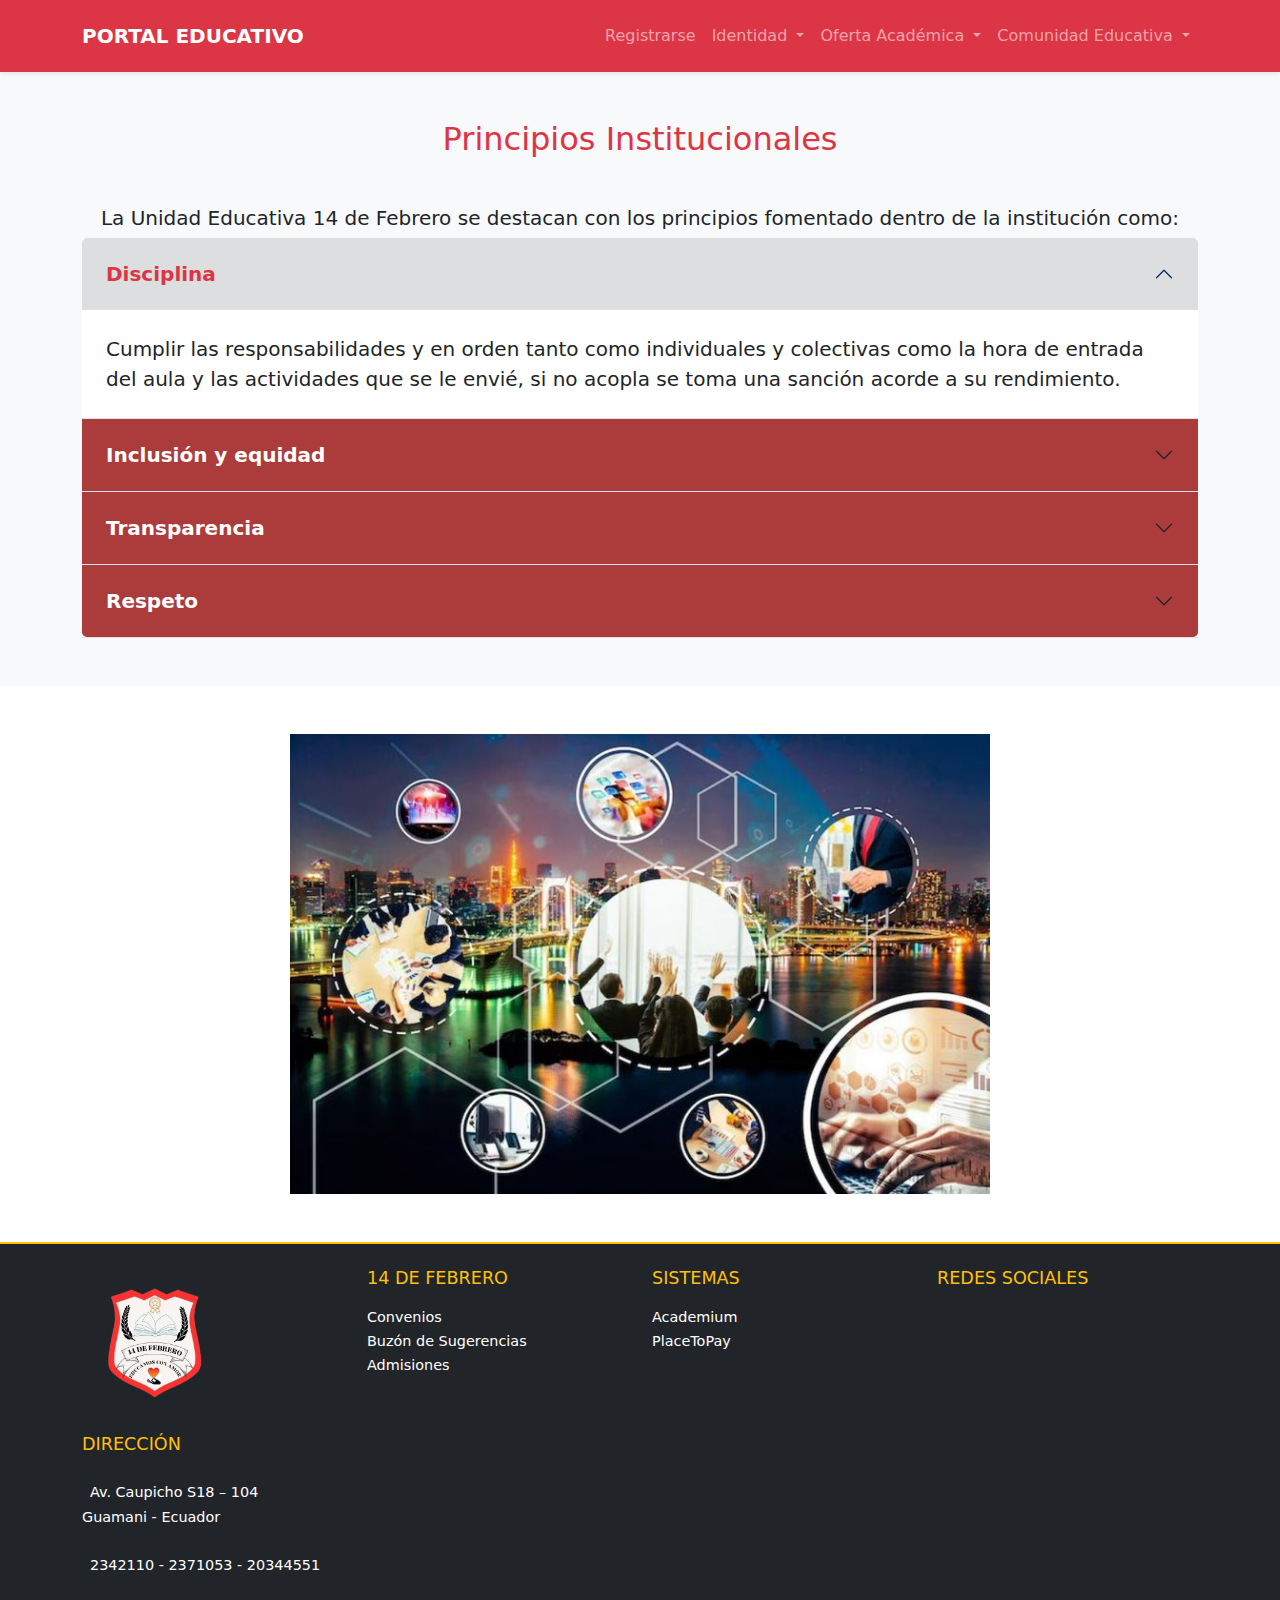
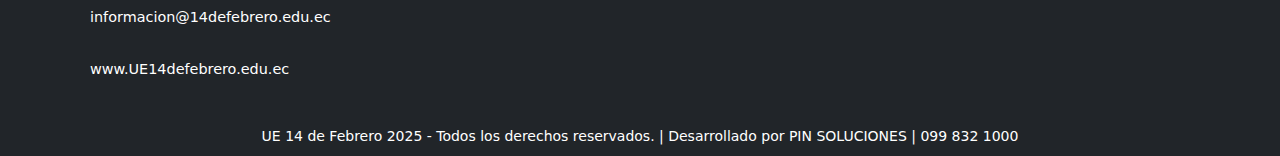
<file: pages/principios.html>
<!DOCTYPE html>
<html lang="en">
  <head>
    <meta charset="UTF-8" />
    <meta name="viewport" content="width=device-width, initial-scale=1.0" />
    <title>Misión-Visión</title>
    <!-- Bootstrap CSS -->
    <link
      href="https://cdn.jsdelivr.net/npm/bootstrap@5.3.0/dist/css/bootstrap.min.css"
      rel="stylesheet"
    />

    <!-- CSS Personalizado -->
    <link rel="stylesheet" href="../css/principios.css" />
  </head>
  <body>
    <!-- Barra de navegación -->
    <nav class="navbar navbar-expand-lg navbar-dark bg-danger shadow-sm py-3">
      <div class="container">
        <a class="navbar-brand fw-bold text-uppercase" href="#"
          >Portal Educativo</a
        >
        <button
          class="navbar-toggler"
          type="button"
          data-bs-toggle="collapse"
          data-bs-target="#navbarNav"
          aria-controls="navbarNav"
          aria-expanded="false"
          aria-label="Toggle navigation"
        >
          <span class="navbar-toggler-icon"></span>
        </button>
        <div class="collapse navbar-collapse" id="navbarNav">
          <ul class="navbar-nav ms-auto">
            <li class="nav-item">
              <a class="nav-link" href="./login.html">Registrarse</a>
            </li>
            <li class="nav-item dropdown">
              <a
                class="nav-link dropdown-toggle"
                href="#"
                id="carismaDropdown"
                role="button"
                aria-expanded="false"
              >
                Identidad
              </a>
              <ul class="dropdown-menu" aria-labelledby="carismaDropdown">
                <li>
                  <a class="dropdown-item" href="./mision-vision.html"
                    >Misión-Visión</a
                  >
                </li>
                <li>
                  <a class="dropdown-item" href="./valores.html">Valores</a>
                </li>
                <li><a class="dropdown-item" href="./himno.html">Himno</a></li>
                <li>
                  <a class="dropdown-item" href="./historia.html">Historia</a>
                </li>
                <li>
                  <a class="dropdown-item" href="./principios.html"
                    >Principios</a
                  >
                </li>
              </ul>
            </li>
            <li class="nav-item dropdown">
              <a
                class="nav-link dropdown-toggle"
                href="#"
                id="ofertaDropdown"
                role="button"
                aria-expanded="false"
              >
                Oferta Académica
              </a>
              <ul class="dropdown-menu" aria-labelledby="ofertaDropdown">
                <li><a class="dropdown-item" href="./admisiones.html">Admisiones</a></li>
                <li><a class="dropdown-item" href="./educacion_Inicial.html">Preparatoria</a></li>
                <li>
                  <a class="dropdown-item" href="./educacion_Basica.html">Educación General Básica</a>
                </li>
                <li>
                  <a class="dropdown-item" href="./bachillerato_Unificado.html"
                    >Bachillerato General Unificado</a
                  >
                </li>
              </ul>
            </li>
            <li class="nav-item dropdown">
              <a
                class="nav-link dropdown-toggle"
                href="#"
                id="comunidadDropdown"
                role="button"
                aria-expanded="false"
              >
                Comunidad Educativa
              </a>
              <ul class="dropdown-menu" aria-labelledby="comunidadDropdown">
                <li><a class="dropdown-item" href="./autoridades.html">Autoridades</a></li>
              </ul>
            </li>
          </ul>
        </div>
      </div>
    </nav>

    <!-- Seccion en la que va todo el contenido de mision y vision -->
    <section class="section-valores py-5 bg-light">
      <div class="container">
        <h2 class="text-center mb-5 text-danger">Principios Institucionales</h2>
        <h5 style="text-align: center">
          La Unidad Educativa 14 de Febrero se destacan con los principios
          fomentado dentro de la institución como:
        </h5>
        <div class="accordion" id="valoresAccordion">
          <div class="accordion-item">
            <h3 class="accordion-header" id="headingFe">
              <button
                class="accordion-button"
                type="button"
                data-bs-toggle="collapse"
                data-bs-target="#collapseFe"
                aria-expanded="true"
                aria-controls="collapseFe"
              >
                Disciplina
              </button>
            </h3>
            <div
              id="collapseFe"
              class="accordion-collapse collapse show"
              aria-labelledby="headingFe"
              data-bs-parent="#valoresAccordion"
            >
              <div class="accordion-body">
                Cumplir las responsabilidades y en orden tanto como individuales
                y colectivas como la hora de entrada del aula y las actividades
                que se le envié, si no acopla se toma una sanción acorde a su
                rendimiento.
              </div>
            </div>
          </div>
          <div class="accordion-item">
            <h3 class="accordion-header" id="headingFraternidad">
              <button
                class="accordion-button collapsed"
                type="button"
                data-bs-toggle="collapse"
                data-bs-target="#collapseFraternidad"
                aria-expanded="false"
                aria-controls="collapseFraternidad"
              >
                Inclusión y equidad
              </button>
            </h3>
            <div
              id="collapseFraternidad"
              class="accordion-collapse collapse"
              aria-labelledby="headingFraternidad"
              data-bs-parent="#valoresAccordion"
            >
              <div class="accordion-body">
                Garantizar que las normas sean justas y aplicables ser tratados
                por igual y tener las mismas oportunidades, fomentando la
                participación y el respeto a la diversidad cultural, genero,
                social y personal.
              </div>
            </div>
          </div>
          <div class="accordion-item">
            <h3 class="accordion-header" id="headingServicio">
              <button
                class="accordion-button collapsed"
                type="button"
                data-bs-toggle="collapse"
                data-bs-target="#collapseServicio"
                aria-expanded="false"
                aria-controls="collapseServicio"
              >
                Transparencia
              </button>
            </h3>
            <div
              id="collapseServicio"
              class="accordion-collapse collapse"
              aria-labelledby="headingServicio"
              data-bs-parent="#valoresAccordion"
            >
              <div class="accordion-body">
                Implicar accesos y claros como crenados canales de comunicación
                abiertos para aclarar dudas, promoviendo la honestidad dentro la
                institución.
              </div>
            </div>
          </div>
          <div class="accordion-item">
            <h3 class="accordion-header" id="headingJusticia">
              <button
                class="accordion-button collapsed"
                type="button"
                data-bs-toggle="collapse"
                data-bs-target="#collapseJusticia"
                aria-expanded="false"
                aria-controls="collapseJusticia"
              >
                Respeto
              </button>
            </h3>
            <div
              id="collapseJusticia"
              class="accordion-collapse collapse"
              aria-labelledby="headingJusticia"
              data-bs-parent="#valoresAccordion"
            >
              <div class="accordion-body">
                Se debe respetar y valorar las opiniones, derechos y diferencias
                de los demás para establecer una convivencia armónica, evitar
                los actos discriminatorios o lenguaje ofensivo, fomentar el uso
                de un trato cordial entre todos los miembros.
              </div>
            </div>
          </div>
        </div>
      </div>
    </section>

    <div class="d-flex justify-content-center my-5">
      <img
        src="../assets/images/principios.jpg"
        alt="Logo La Salle"
        class="img-fluid"
        style="max-width: 700px"
      />
    </div>

    <!-- Fin de la seccion en la que va mision y vision -->

    <!-- Footer -->
    <footer class="bg-dark text-white pt-4 pb-2">
      <div class="container">
        <div class="row text-center text-md-start">
          <!-- Logo y Dirección -->
          <div class="col-md-3 mb-3">
            <img
              src="../assets/images/ricardo-removebg-preview.png"
              alt="14 de Febrero"
              class="mb-3"
              style="max-width: 150px"
            />
            <h5 class="text-uppercase">Dirección</h5>
            <p>
              <i class="bi bi-geo-alt-fill me-2"></i>Av. Caupicho S18 – 104<br />
              Guamani - Ecuador
            </p>
            <p>
              <i class="bi bi-telephone-fill me-2"></i>2342110 - 2371053 -
              20344551
            </p>
            <p>
              <i class="bi bi-envelope-fill me-2"></i
              >informacion@14defebrero.edu.ec
            </p>
            <a
              href=""
              class="text-white text-decoration-none"
            >
              <i class="bi bi-globe me-2"></i>www.UE14defebrero.edu.ec
            </a>
          </div>

          <!-- La Salle -->
          <div class="col-md-3 mb-3">
            <h5 class="text-uppercase">14 de Febrero</h5>
            <ul class="list-unstyled">
              <li>
                <a href="#" class="text-white text-decoration-none"
                  >Convenios</a
                >
              </li>
              <li>
                <a href="#" class="text-white text-decoration-none"
                  >Buzón de Sugerencias</a
                >
              </li>
              <li>
                <a href="#" class="text-white text-decoration-none"
                  >Admisiones</a
                >
              </li>
            </ul>
          </div>

          <!-- Sistemas -->
          <div class="col-md-3 mb-3">
            <h5 class="text-uppercase">Sistemas</h5>
            <ul class="list-unstyled">
              <li>
                <a href="#" class="text-white text-decoration-none"
                  >Academium</a
                >
              </li>
              <li>
                <a href="#" class="text-white text-decoration-none"
                  >PlaceToPay</a
                >
              </li>
            </ul>
          </div>

          <!-- Redes Sociales -->
          <div class="col-md-3 mb-3">
            <h5 class="text-uppercase">Redes Sociales</h5>
            <a href="#" class="text-white me-3"
              ><i class="bi bi-whatsapp"></i
            ></a>
            <a href="#" class="text-white me-3"
              ><i class="bi bi-facebook"></i
            ></a>
            <a href="#" class="text-white me-3"
              ><i class="bi bi-instagram"></i
            ></a>
            <a href="#" class="text-white"><i class="bi bi-youtube"></i></a>
          </div>
        </div>

        <div class="text-center mt-4">
          <small>
            UE 14 de Febrero 2025 - Todos los derechos reservados. |
            Desarrollado por PIN SOLUCIONES | 099 832 1000
          </small>
        </div>
      </div>
    </footer>

    <!-- Bootstrap JS -->
    <script src="https://cdn.jsdelivr.net/npm/bootstrap@5.3.0/dist/js/bootstrap.bundle.min.js"></script>
    <!-- JS Personalizado -->
    <script src="../js/index.js"></script>
  </body>
</html>
</file>
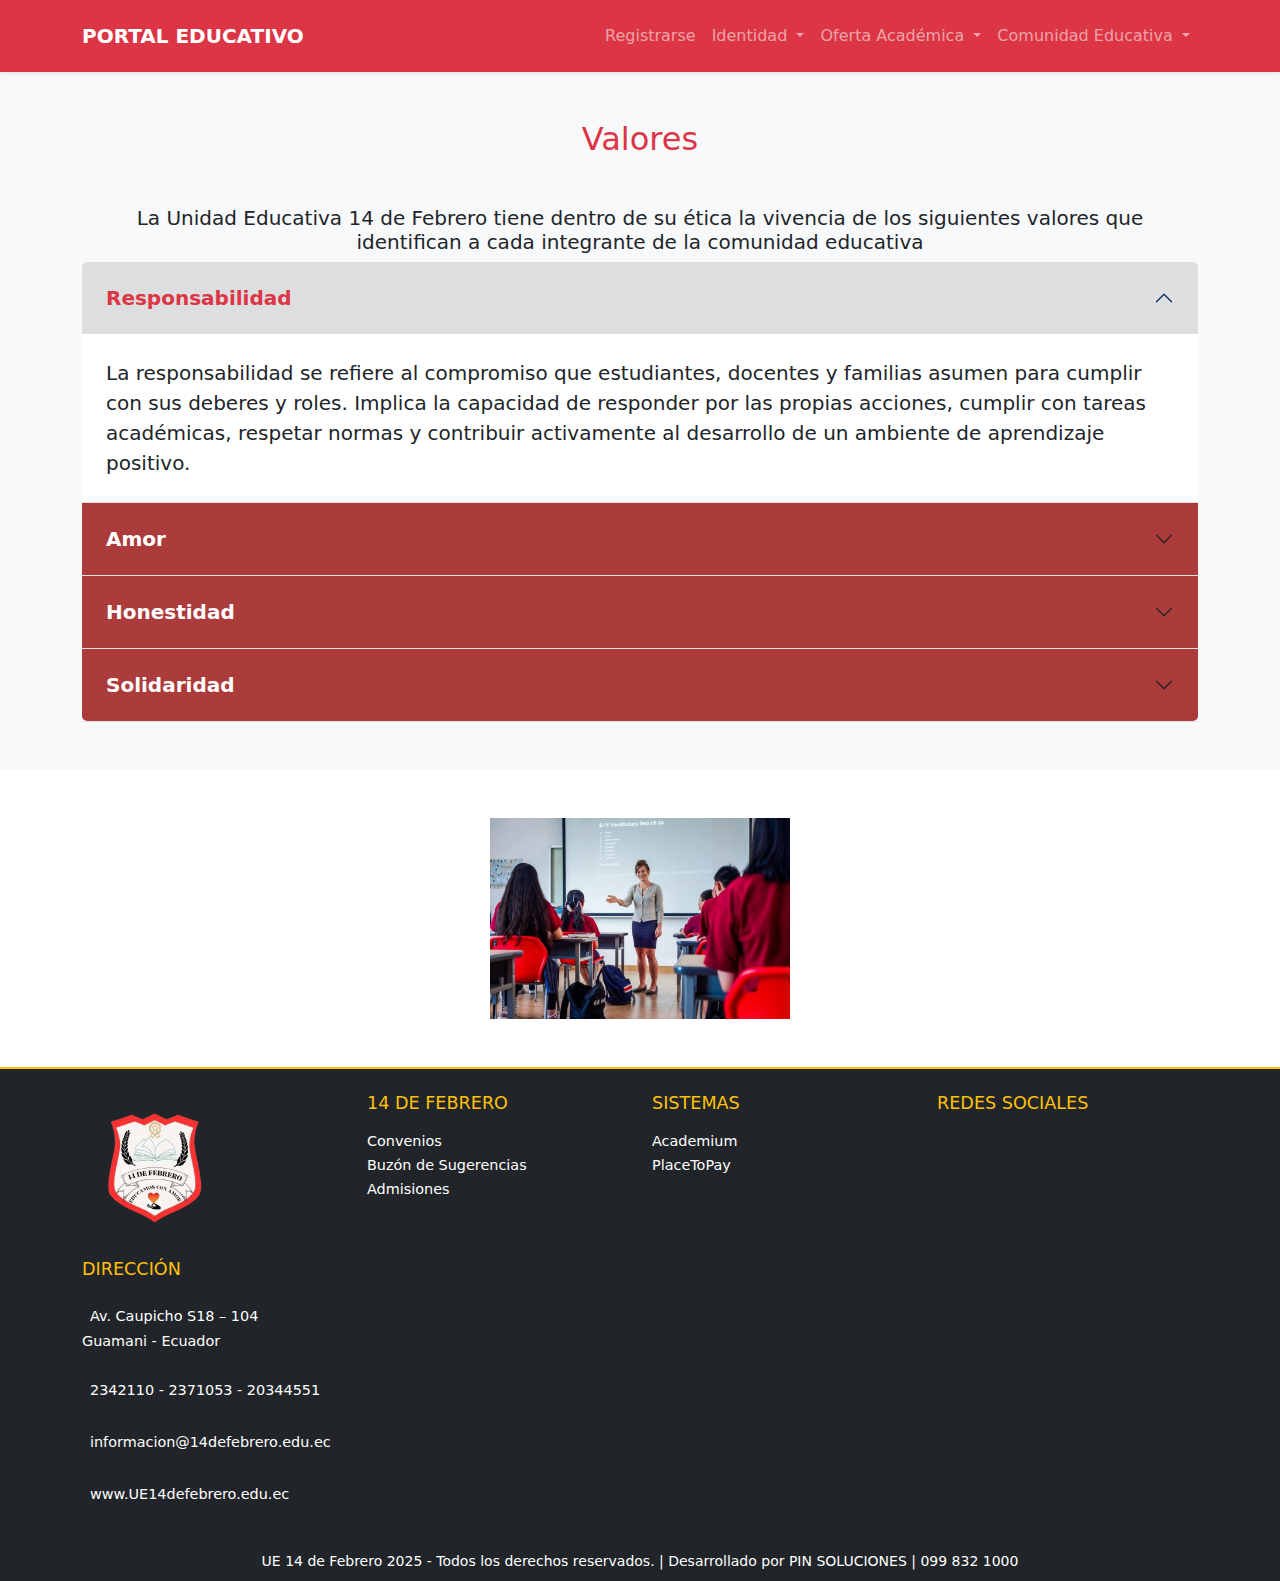
<file: pages/valores.html>
<!DOCTYPE html>
<html lang="en">
  <head>
    <meta charset="UTF-8" />
    <meta name="viewport" content="width=device-width, initial-scale=1.0" />
    <title>Misión-Visión</title>
    <!-- Bootstrap CSS -->
    <link
      href="https://cdn.jsdelivr.net/npm/bootstrap@5.3.0/dist/css/bootstrap.min.css"
      rel="stylesheet"
    />

    <!-- CSS Personalizado -->
    <link rel="stylesheet" href="../css/valores.css" />
  </head>
  <body>
    <!-- Barra de navegación -->
    <nav class="navbar navbar-expand-lg navbar-dark bg-danger shadow-sm py-3">
      <div class="container">
        <a class="navbar-brand fw-bold text-uppercase" href="#"
          >Portal Educativo</a
        >
        <button
          class="navbar-toggler"
          type="button"
          data-bs-toggle="collapse"
          data-bs-target="#navbarNav"
          aria-controls="navbarNav"
          aria-expanded="false"
          aria-label="Toggle navigation"
        >
          <span class="navbar-toggler-icon"></span>
        </button>
        <div class="collapse navbar-collapse" id="navbarNav">
          <ul class="navbar-nav ms-auto">
            <li class="nav-item">
              <a class="nav-link" href="./login.html">Registrarse</a>
            </li>
            <li class="nav-item dropdown">
              <a
                class="nav-link dropdown-toggle"
                href="#"
                id="carismaDropdown"
                role="button"
                aria-expanded="false"
              >
                Identidad
              </a>
              <ul class="dropdown-menu" aria-labelledby="carismaDropdown">
                <li>
                  <a class="dropdown-item" href="./mision-vision.html"
                    >Misión-Visión</a
                  >
                </li>
                <li>
                  <a class="dropdown-item" href="./valores.html">Valores</a>
                </li>
                <li><a class="dropdown-item" href="./himno.html">Himno</a></li>
                <li><a class="dropdown-item" href="./historia.html">Historia</a></li>
                <li><a class="dropdown-item" href="./principios.html">Principios</a></li>
              </ul>
            </li>
            <li class="nav-item dropdown">
              <a
                class="nav-link dropdown-toggle"
                href="#"
                id="ofertaDropdown"
                role="button"
                aria-expanded="false"
              >
                Oferta Académica
              </a>
              <ul class="dropdown-menu" aria-labelledby="ofertaDropdown">
                <li><a class="dropdown-item" href="./admisiones.html">Admisiones</a></li>
                <li><a class="dropdown-item" href="./educacion_Inicial.html">Preparatoria</a></li>
                <li>
                  <a class="dropdown-item" href="./educacion_Basica.html">Educación General Básica</a>
                </li>
                <li>
                  <a class="dropdown-item" href="./bachillerato_Unificado.html"
                    >Bachillerato General Unificado</a
                  >
                </li>
              </ul>
            </li>
            <li class="nav-item dropdown">
              <a
                class="nav-link dropdown-toggle"
                href="#"
                id="comunidadDropdown"
                role="button"
                aria-expanded="false"
              >
                Comunidad Educativa
              </a>
              <ul class="dropdown-menu" aria-labelledby="comunidadDropdown">
                <li><a class="dropdown-item" href="./autoridades.html">Autoridades</a></li>
              </ul>
            </li>
          </ul>
        </div>
      </div>
    </nav>

    <!-- Seccion en la que va todo el contenido de mision y vision -->
    <section class="section-valores py-5 bg-light">
      <div class="container">
        <h2 class="text-center mb-5 text-danger">Valores</h2>
        <h5 style="text-align: center;"> 
          La Unidad Educativa 14 de Febrero tiene dentro de su ética la vivencia
          de los siguientes valores que identifican a cada integrante de la
          comunidad educativa
        </h5>
        <div class="accordion" id="valoresAccordion">
          <div class="accordion-item">
            <h3 class="accordion-header" id="headingFe">
              <button
                class="accordion-button"
                type="button"
                data-bs-toggle="collapse"
                data-bs-target="#collapseFe"
                aria-expanded="true"
                aria-controls="collapseFe"
              >
                Responsabilidad
              </button>
            </h3>
            <div
              id="collapseFe"
              class="accordion-collapse collapse show"
              aria-labelledby="headingFe"
              data-bs-parent="#valoresAccordion"
            >
              <div class="accordion-body">
                La responsabilidad se refiere al compromiso que estudiantes,
                docentes y familias asumen para cumplir con sus deberes y roles.
                Implica la capacidad de responder por las propias acciones,
                cumplir con tareas académicas, respetar normas y contribuir
                activamente al desarrollo de un ambiente de aprendizaje
                positivo.
              </div>
            </div>
          </div>
          <div class="accordion-item">
            <h3 class="accordion-header" id="headingFraternidad">
              <button
                class="accordion-button collapsed"
                type="button"
                data-bs-toggle="collapse"
                data-bs-target="#collapseFraternidad"
                aria-expanded="false"
                aria-controls="collapseFraternidad"
              >
                Amor
              </button>
            </h3>
            <div
              id="collapseFraternidad"
              class="accordion-collapse collapse"
              aria-labelledby="headingFraternidad"
              data-bs-parent="#valoresAccordion"
            >
              <div class="accordion-body">
                El amor se manifiesta como el cuidado, respeto y empatía hacia
                los demás. Es el motor que impulsa relaciones humanas saludables
                entre estudiantes, docentes y la comunidad educativa,
                promoviendo un entorno de aprendizaje lleno de confianza y
                motivación.
              </div>
            </div>
          </div>
          <div class="accordion-item">
            <h3 class="accordion-header" id="headingServicio">
              <button
                class="accordion-button collapsed"
                type="button"
                data-bs-toggle="collapse"
                data-bs-target="#collapseServicio"
                aria-expanded="false"
                aria-controls="collapseServicio"
              >
                Honestidad
              </button>
            </h3>
            <div
              id="collapseServicio"
              class="accordion-collapse collapse"
              aria-labelledby="headingServicio"
              data-bs-parent="#valoresAccordion"
            >
              <div class="accordion-body">
                La honestidad se traduce en actuar con transparencia, decir la
                verdad y respetar los principios éticos. Esto incluye reconocer
                errores, evitar el plagio, ser íntegro en el cumplimiento de las
                tareas escolares y fomentar un clima de confianza mutua
              </div>
            </div>
          </div>
          <div class="accordion-item">
            <h3 class="accordion-header" id="headingJusticia">
              <button
                class="accordion-button collapsed"
                type="button"
                data-bs-toggle="collapse"
                data-bs-target="#collapseJusticia"
                aria-expanded="false"
                aria-controls="collapseJusticia"
              >
                Solidaridad
              </button>
            </h3>
            <div
              id="collapseJusticia"
              class="accordion-collapse collapse"
              aria-labelledby="headingJusticia"
              data-bs-parent="#valoresAccordion"
            >
              <div class="accordion-body">
                La solidaridad en educación implica trabajar juntos y apoyarse
                mutuamente para alcanzar metas comunes. Se refleja en la
                disposición de estudiantes y docentes para ayudar a quienes
                enfrentan dificultades, promoviendo valores como la cooperación,
                la inclusión y el respeto por las diferencias.
              </div>
            </div>
          </div>
        </div>
      </div>
    </section>

    <div class="d-flex justify-content-center my-5">
      <img
        src="../assets/images/imagen_index.jpg"
        alt="Logo La Salle"
        class="img-fluid"
        style="max-width: 300px"
      />
    </div>

    <!-- Fin de la seccion en la que va mision y vision -->

    <!-- Footer -->
<footer class="bg-dark text-white pt-4 pb-2">
  <div class="container">
      <div class="row text-center text-md-start">
          <!-- Logo y Dirección -->
          <div class="col-md-3 mb-3">
              <img src="../assets/images/ricardo-removebg-preview.png" alt="14 de Febrero" class="mb-3" style="max-width: 150px;">
              <h5 class="text-uppercase">Dirección</h5>
              <p>
                  <i class="bi bi-geo-alt-fill me-2"></i>Av. Caupicho S18 – 104<br>
                  Guamani - Ecuador
              </p>
              <p>
                  <i class="bi bi-telephone-fill me-2"></i>2342110 - 2371053 - 20344551
              </p>
              <p>
                  <i class="bi bi-envelope-fill me-2"></i>informacion@14defebrero.edu.ec
              </p>
              <a href="" class="text-white text-decoration-none">
                  <i class="bi bi-globe me-2"></i>www.UE14defebrero.edu.ec
              </a>
          </div>

          <!-- La Salle -->
          <div class="col-md-3 mb-3">
              <h5 class="text-uppercase">14 de Febrero</h5>
              <ul class="list-unstyled">
                  <li><a href="#" class="text-white text-decoration-none">Convenios</a></li>
                  <li><a href="#" class="text-white text-decoration-none">Buzón de Sugerencias</a></li>
                  <li><a href="#" class="text-white text-decoration-none">Admisiones</a></li>
              </ul>
          </div>

          <!-- Sistemas -->
          <div class="col-md-3 mb-3">
              <h5 class="text-uppercase">Sistemas</h5>
              <ul class="list-unstyled">
                  <li><a href="#" class="text-white text-decoration-none">Academium</a></li>
                  <li><a href="#" class="text-white text-decoration-none">PlaceToPay</a></li>
              </ul>
          </div>

          <!-- Redes Sociales -->
          <div class="col-md-3 mb-3">
              <h5 class="text-uppercase">Redes Sociales</h5>
              <a href="#" class="text-white me-3"><i class="bi bi-whatsapp"></i></a>
              <a href="#" class="text-white me-3"><i class="bi bi-facebook"></i></a>
              <a href="#" class="text-white me-3"><i class="bi bi-instagram"></i></a>
              <a href="#" class="text-white"><i class="bi bi-youtube"></i></a>
          </div>
      </div>

      <div class="text-center mt-4">
          <small>
              UE 14 de Febrero 2025 - Todos los derechos reservados. | Desarrollado por PIN SOLUCIONES | 099 832 1000
          </small>
      </div>
  </div>
</footer>


    <!-- Bootstrap JS -->
    <script src="https://cdn.jsdelivr.net/npm/bootstrap@5.3.0/dist/js/bootstrap.bundle.min.js"></script>
    <!-- JS Personalizado -->
    <script src="../js/index.js"></script>
  </body>
</html>
</file>
<file: css/index.css>
/* Estilo general */
body {
    font-family: 'Arial', sans-serif;
    background-color: #f8f9fa;
    margin: 0;
    padding: 0;
}

/* Carrusel */
.carousel {
    max-height: 590px;
}

.carousel-item img {
    max-height: 590px;
    object-fit: cover;
} 

/* Estadísticas */
.stat-icon {
    width: 80px;
    height: 80px;
    font-size: 2rem;
}

.stat-number {
    font-size: 2rem;
    font-weight: bold;
    color: #333;
}

/* Imagen completa */
.wide-image img {
    width: 100%;
    height: auto;
}

/* Diseño para los íconos en la sección de estadísticas */
.stat-icon {
    width: 100px;
    height: 100px;
    display: flex;
    align-items: center;
    justify-content: center;
    font-size: 2rem;
    margin-bottom: 10px;
}



/*DISEÑO DEL FOOTER*/
footer {
    border-top: 2px solid #ffc107;
}

footer h5 {
    color: #ffc107;
    font-size: 1.1rem;
    margin-bottom: 15px;
}

footer p, footer a {
    font-size: 0.9rem;
}

footer a:hover {
    color: #ffc107;
}

footer .bi {
    font-size: 1.5rem;
}


/*ESTILOS DE BARRA DE NAVEGACIÓN*/
.nav-item.dropdown:hover .dropdown-menu {
    display: block;
}

/* Estilo de los menús desplegables */
.dropdown-menu {
    display: none;
    position: absolute;
    background-color: #446280; /* Gris claro */
    border: 1px solid #ccc; /* Borde gris suave */
    box-shadow: 0px 8px 16px rgba(0, 0, 0, 0.1); /* Sombra suave */
    border-radius: 5px; /* Bordes redondeados */
    padding: 10px 0;
}

/* Estilo de los elementos dentro del menú */
.dropdown-item {
    color: #ffffff; /* Color de texto gris oscuro */
    padding: 8px 20px;
    text-align: left;
}

/* Cambio de color cuando se pasa el mouse sobre un item */
.dropdown-item:hover {
    background-color: #dc3545; /* Rojo (similar al color principal de la navbar) */
    color: white; /* Texto blanco al pasar el mouse */
}

/* Agregar transiciones suaves */
.dropdown-item {
    transition: background-color 0.3s ease, color 0.3s ease;
}

/* Para dar un mejor aspecto a la navbar */
.navbar {
    background-color: #dc3545; /* Rojo */
}

.navbar-brand {
    color: white !important;
}

.navbar-toggler-icon {
    background-color: white;
}
</file>
<file: css/admisiones.css>
/*DISEÑO DEL FOOTER*/
footer {
    border-top: 2px solid #ffc107;
}

footer h5 {
    color: #ffc107;
    font-size: 1.1rem;
    margin-bottom: 15px;
}

footer p, footer a {
    font-size: 0.9rem;
}

footer a:hover {
    color: #ffc107;
}

footer .bi {
    font-size: 1.5rem;
}


/*ESTILOS DE BARRA DE NAVEGACIÓN*/
.nav-item.dropdown:hover .dropdown-menu {
    display: block;
}




.accordion-button {
    background-color: #f8f9fa;
    color: #212529;
    font-weight: bold;
    padding: 1.5rem;
}

.accordion-button:not(.collapsed) {
    background-color: #e9ecef;
    color: #dc3545;
}

.accordion-body {
    padding: 1.5rem;
}

.accordion-item {
    border: none;
    border-bottom: 1px solid #dee2e6;
}

.accordion-item:first-of-type {
    border-top-left-radius: 0;
    border-top-right-radius: 0;
}

.accordion-item:last-of-type {
    border-bottom-right-radius: 0;
    border-bottom-left-radius: 0;
}

.hymn-section {
    background-color: #f8f9fa;
    padding: 2rem;
    border-radius: 0.5rem;
}

.hymn-content {
    display: grid;
    grid-template-columns: repeat(2, 1fr);
    grid-gap: 2rem;

}

.hymn-verse {
    background-color: #fff;
    padding: 1.5rem;
    border-radius: 0.5rem;
    box-shadow: 0 0.5rem 1rem rgba(0, 0, 0, 0.15);
}

.hymn-title {
    color: #dc3545;
    font-weight: bold;
    margin-bottom: 1rem;
}

.hymn-lyrics {
    line-height: 1.6;
    text-align: justify;
}


.hymn-section {
    background-color: #f8f9fa;
    padding: 2rem;
    border-radius: 0.5rem;
}

.hymn-card {
    background-color: #fff;
    padding: 4.5rem;
    border-radius: 0.5rem;
    box-shadow: 0 0.5rem 1rem rgba(0, 0, 0, 0.15);
    max-width: 800px;
}

.hymn-content {
    width: 100%;
}

.hymn-lyrics {
    line-height: 1.6;
    font-size: 20px;

}

.hymn-lyrics strong {
    color: #dc3545;
    font-weight: bold;
    display: block;
    margin-bottom: 1rem;
    font-size: 18px;
}



/* Estilo de los menús desplegables */
.dropdown-menu {
    display: none;
    position: absolute;
    background-color: #446280; /* Gris claro */
    border: 1px solid #ccc; /* Borde gris suave */
    box-shadow: 0px 8px 16px rgba(0, 0, 0, 0.1); /* Sombra suave */
    border-radius: 5px; /* Bordes redondeados */
    padding: 10px 0;
}

/* Estilo de los elementos dentro del menú */
.dropdown-item {
    color: #ffffff; /* Color de texto gris oscuro */
    padding: 8px 20px;
    text-align: left;
}

/* Cambio de color cuando se pasa el mouse sobre un item */
.dropdown-item:hover {
    background-color: #dc3545; /* Rojo (similar al color principal de la navbar) */
    color: white; /* Texto blanco al pasar el mouse */
}

/* Agregar transiciones suaves */
.dropdown-item {
    transition: background-color 0.3s ease, color 0.3s ease;
}

/* Para dar un mejor aspecto a la navbar */
.navbar {
    background-color: #dc3545; /* Rojo */
}

.navbar-brand {
    color: white !important;
}

.navbar-toggler-icon {
    background-color: white;
}
</file>
<file: css/autoridades.css>
/*DISEÑO DEL FOOTER*/
footer {
    border-top: 2px solid #ffc107;
}

footer h5 {
    color: #ffc107;
    font-size: 1.1rem;
    margin-bottom: 15px;
}

footer p, footer a {
    font-size: 0.9rem;
}

footer a:hover {
    color: #ffc107;
}

footer .bi {
    font-size: 1.5rem;
}


/*ESTILOS DE BARRA DE NAVEGACIÓN*/
.nav-item.dropdown:hover .dropdown-menu {
    display: block;
}




.accordion-button {
    background-color: #f8f9fa;
    color: #212529;
    font-weight: bold;
    padding: 1.5rem;
}

.accordion-button:not(.collapsed) {
    background-color: #e9ecef;
    color: #dc3545;
}

.accordion-body {
    padding: 1.5rem;
}

.accordion-item {
    border: none;
    border-bottom: 1px solid #dee2e6;
}

.accordion-item:first-of-type {
    border-top-left-radius: 0;
    border-top-right-radius: 0;
}

.accordion-item:last-of-type {
    border-bottom-right-radius: 0;
    border-bottom-left-radius: 0;
}

.hymn-section {
    background-color: #f8f9fa;
    padding: 2rem;
    border-radius: 0.5rem;
}

.hymn-content {
    display: grid;
    grid-template-columns: repeat(2, 1fr);
    grid-gap: 2rem;
    max-width: 1000px
}

.hymn-verse {
    background-color: #fff;
    padding: 1.5rem;
    border-radius: 0.5rem;
    box-shadow: 0 0.5rem 1rem rgba(0, 0, 0, 0.15);
}

.hymn-title {
    color: #dc3545;
    font-weight: bold;
    margin-bottom: 1rem;
}

.hymn-lyrics {
    line-height: 1.6;
    font-size: 20px;

}


.hymn-section {
    background-color: #f8f9fa;
    padding: 2rem;
    border-radius: 0.5rem;
}

.hymn-card {
    background-color: #fff;
    padding: 1.5rem;
    border-radius: 0.5rem;
    box-shadow: 0 0.5rem 1rem rgba(0, 0, 0, 0.15);
    max-width: 800px;
}

.hymn-content {
    width: 100%;
}

.hymn-lyrics {
    line-height: 1.6;
}

.hymn-lyrics strong {
    color: #dc3545;
    font-weight: bold;
    display: block;
    margin-bottom: 1rem;
}



/* Estilo de los menús desplegables */
.dropdown-menu {
    display: none;
    position: absolute;
    background-color: #446280; /* Gris claro */
    border: 1px solid #ccc; /* Borde gris suave */
    box-shadow: 0px 8px 16px rgba(0, 0, 0, 0.1); /* Sombra suave */
    border-radius: 5px; /* Bordes redondeados */
    padding: 10px 0;
}

/* Estilo de los elementos dentro del menú */
.dropdown-item {
    color: #ffffff; /* Color de texto gris oscuro */
    padding: 8px 20px;
    text-align: left;
}

/* Cambio de color cuando se pasa el mouse sobre un item */
.dropdown-item:hover {
    background-color: #dc3545; /* Rojo (similar al color principal de la navbar) */
    color: white; /* Texto blanco al pasar el mouse */
}

/* Agregar transiciones suaves */
.dropdown-item {
    transition: background-color 0.3s ease, color 0.3s ease;
}

/* Para dar un mejor aspecto a la navbar */
.navbar {
    background-color: #dc3545; /* Rojo */
}

.navbar-brand {
    color: white !important;
}

.navbar-toggler-icon {
    background-color: white;
}
</file>
<file: css/bachillerato_Unificado.css>
/*DISEÑO DEL FOOTER*/
footer {
    border-top: 2px solid #ffc107;
}

footer h5 {
    color: #ffc107;
    font-size: 1.1rem;
    margin-bottom: 15px;
}

footer p, footer a {
    font-size: 0.9rem;
}

footer a:hover {
    color: #ffc107;
}

footer .bi {
    font-size: 1.5rem;
}


/*ESTILOS DE BARRA DE NAVEGACIÓN*/
.nav-item.dropdown:hover .dropdown-menu {
    display: block;
}




.accordion-button {
    background-color: #f8f9fa;
    color: #212529;
    font-weight: bold;
    padding: 1.5rem;
}

.accordion-button:not(.collapsed) {
    background-color: #e9ecef;
    color: #dc3545;
}

.accordion-body {
    padding: 1.5rem;
}

.accordion-item {
    border: none;
    border-bottom: 1px solid #dee2e6;
}

.accordion-item:first-of-type {
    border-top-left-radius: 0;
    border-top-right-radius: 0;
}

.accordion-item:last-of-type {
    border-bottom-right-radius: 0;
    border-bottom-left-radius: 0;
}

.hymn-section {
    background-color: #f8f9fa;
    padding: 2rem;
    border-radius: 0.5rem;
}

.hymn-content {
    display: grid;
    grid-template-columns: repeat(2, 1fr);
    grid-gap: 2rem;
}

.hymn-verse {
    background-color: #fff;
    padding: 1.5rem;
    border-radius: 0.5rem;
    box-shadow: 0 0.5rem 1rem rgba(0, 0, 0, 0.15);
}

.hymn-title {
    color: #dc3545;
    font-weight: bold;
    margin-bottom: 1rem;
}

.hymn-lyrics {
    line-height: 1.6;
    font-size: 20px;

}


.hymn-section {
    background-color: #f8f9fa;
    padding: 2rem;
    border-radius: 0.5rem;
}

.hymn-card {
    background-color: #fff;
    padding: 1.5rem;
    border-radius: 0.5rem;
    box-shadow: 0 0.5rem 1rem rgba(0, 0, 0, 0.15);
    max-width: 800px;
}

.hymn-content {
    width: 100%;
}

.hymn-lyrics {
    line-height: 1.6;
}

.hymn-lyrics strong {
    color: #dc3545;
    font-weight: bold;
    display: block;
    margin-bottom: 1rem;
}



/* Estilo de los menús desplegables */
.dropdown-menu {
    display: none;
    position: absolute;
    background-color: #446280; /* Gris claro */
    border: 1px solid #ccc; /* Borde gris suave */
    box-shadow: 0px 8px 16px rgba(0, 0, 0, 0.1); /* Sombra suave */
    border-radius: 5px; /* Bordes redondeados */
    padding: 10px 0;
}

/* Estilo de los elementos dentro del menú */
.dropdown-item {
    color: #ffffff; /* Color de texto gris oscuro */
    padding: 8px 20px;
    text-align: left;
}

/* Cambio de color cuando se pasa el mouse sobre un item */
.dropdown-item:hover {
    background-color: #dc3545; /* Rojo (similar al color principal de la navbar) */
    color: white; /* Texto blanco al pasar el mouse */
}

/* Agregar transiciones suaves */
.dropdown-item {
    transition: background-color 0.3s ease, color 0.3s ease;
}

/* Para dar un mejor aspecto a la navbar */
.navbar {
    background-color: #dc3545; /* Rojo */
}

.navbar-brand {
    color: white !important;
}

.navbar-toggler-icon {
    background-color: white;
}
</file>
<file: css/educacion_Basica.css>
/*DISEÑO DEL FOOTER*/
footer {
    border-top: 2px solid #ffc107;
}

footer h5 {
    color: #ffc107;
    font-size: 1.1rem;
    margin-bottom: 15px;
}

footer p, footer a {
    font-size: 0.9rem;
}

footer a:hover {
    color: #ffc107;
}

footer .bi {
    font-size: 1.5rem;
}


/*ESTILOS DE BARRA DE NAVEGACIÓN*/
.nav-item.dropdown:hover .dropdown-menu {
    display: block;
}




.accordion-button {
    background-color: #f8f9fa;
    color: #212529;
    font-weight: bold;
    padding: 1.5rem;
}

.accordion-button:not(.collapsed) {
    background-color: #e9ecef;
    color: #dc3545;
}

.accordion-body {
    padding: 1.5rem;
}

.accordion-item {
    border: none;
    border-bottom: 1px solid #dee2e6;
}

.accordion-item:first-of-type {
    border-top-left-radius: 0;
    border-top-right-radius: 0;
}

.accordion-item:last-of-type {
    border-bottom-right-radius: 0;
    border-bottom-left-radius: 0;
}

.hymn-section {
    background-color: #f8f9fa;
    padding: 2rem;
    border-radius: 0.5rem;
}

.hymn-content {
    display: grid;
    grid-template-columns: repeat(2, 1fr);
    grid-gap: 2rem;
}

.hymn-verse {
    background-color: #fff;
    padding: 1.5rem;
    border-radius: 0.5rem;
    box-shadow: 0 0.5rem 1rem rgba(0, 0, 0, 0.15);
}

.hymn-title {
    color: #dc3545;
    font-weight: bold;
    margin-bottom: 1rem;
}

.hymn-lyrics {
    line-height: 1.6;
    font-size: 20px;

}


.hymn-section {
    background-color: #f8f9fa;
    padding: 2rem;
    border-radius: 0.5rem;
}

.hymn-card {
    background-color: #fff;
    padding: 1.5rem;
    border-radius: 0.5rem;
    box-shadow: 0 0.5rem 1rem rgba(0, 0, 0, 0.15);
    max-width: 800px;
}

.hymn-content {
    width: 100%;
}

.hymn-lyrics {
    line-height: 1.6;
}

.hymn-lyrics strong {
    color: #dc3545;
    font-weight: bold;
    display: block;
    margin-bottom: 1rem;
}



/* Estilo de los menús desplegables */
.dropdown-menu {
    display: none;
    position: absolute;
    background-color: #446280; /* Gris claro */
    border: 1px solid #ccc; /* Borde gris suave */
    box-shadow: 0px 8px 16px rgba(0, 0, 0, 0.1); /* Sombra suave */
    border-radius: 5px; /* Bordes redondeados */
    padding: 10px 0;
}

/* Estilo de los elementos dentro del menú */
.dropdown-item {
    color: #ffffff; /* Color de texto gris oscuro */
    padding: 8px 20px;
    text-align: left;
}

/* Cambio de color cuando se pasa el mouse sobre un item */
.dropdown-item:hover {
    background-color: #dc3545; /* Rojo (similar al color principal de la navbar) */
    color: white; /* Texto blanco al pasar el mouse */
}

/* Agregar transiciones suaves */
.dropdown-item {
    transition: background-color 0.3s ease, color 0.3s ease;
}

/* Para dar un mejor aspecto a la navbar */
.navbar {
    background-color: #dc3545; /* Rojo */
}

.navbar-brand {
    color: white !important;
}

.navbar-toggler-icon {
    background-color: white;
}
</file>
<file: css/educacion_inicial.css>
/*DISEÑO DEL FOOTER*/
footer {
    border-top: 2px solid #ffc107;
}

footer h5 {
    color: #ffc107;
    font-size: 1.1rem;
    margin-bottom: 15px;
}

footer p, footer a {
    font-size: 0.9rem;
}

footer a:hover {
    color: #ffc107;
}

footer .bi {
    font-size: 1.5rem;
}


/*ESTILOS DE BARRA DE NAVEGACIÓN*/
.nav-item.dropdown:hover .dropdown-menu {
    display: block;
}




.accordion-button {
    background-color: #f8f9fa;
    color: #212529;
    font-weight: bold;
    padding: 1.5rem;
}

.accordion-button:not(.collapsed) {
    background-color: #e9ecef;
    color: #dc3545;
}

.accordion-body {
    padding: 1.5rem;
}

.accordion-item {
    border: none;
    border-bottom: 1px solid #dee2e6;
}

.accordion-item:first-of-type {
    border-top-left-radius: 0;
    border-top-right-radius: 0;
}

.accordion-item:last-of-type {
    border-bottom-right-radius: 0;
    border-bottom-left-radius: 0;
}

.hymn-section {
    background-color: #f8f9fa;
    padding: 2rem;
    border-radius: 0.5rem;
}

.hymn-content {
    display: grid;
    grid-template-columns: repeat(2, 1fr);
    grid-gap: 2rem;
}

.hymn-verse {
    background-color: #fff;
    padding: 1.5rem;
    border-radius: 0.5rem;
    box-shadow: 0 0.5rem 1rem rgba(0, 0, 0, 0.15);
}

.hymn-title {
    color: #dc3545;
    font-weight: bold;
    margin-bottom: 1rem;
}

.hymn-lyrics {
    line-height: 1.6;
}


.hymn-section {
    background-color: #f8f9fa;
    padding: 2rem;
    border-radius: 0.5rem;
}

.hymn-card {
    background-color: #fff;
    padding: 1.5rem;
    border-radius: 0.5rem;
    box-shadow: 0 0.5rem 1rem rgba(0, 0, 0, 0.15);
    max-width: 800px;
}

.hymn-content {
    width: 100%;
}

.hymn-lyrics {
    line-height: 1.6;
    font-size: 20px;
}

.hymn-lyrics strong {
    color: #dc3545;
    font-weight: bold;
    display: block;
    margin-bottom: 1rem;
}



/* Estilo de los menús desplegables */
.dropdown-menu {
    display: none;
    position: absolute;
    background-color: #446280; /* Gris claro */
    border: 1px solid #ccc; /* Borde gris suave */
    box-shadow: 0px 8px 16px rgba(0, 0, 0, 0.1); /* Sombra suave */
    border-radius: 5px; /* Bordes redondeados */
    padding: 10px 0;
}

/* Estilo de los elementos dentro del menú */
.dropdown-item {
    color: #ffffff; /* Color de texto gris oscuro */
    padding: 8px 20px;
    text-align: left;
}

/* Cambio de color cuando se pasa el mouse sobre un item */
.dropdown-item:hover {
    background-color: #dc3545; /* Rojo (similar al color principal de la navbar) */
    color: white; /* Texto blanco al pasar el mouse */
}

/* Agregar transiciones suaves */
.dropdown-item {
    transition: background-color 0.3s ease, color 0.3s ease;
}

/* Para dar un mejor aspecto a la navbar */
.navbar {
    background-color: #dc3545; /* Rojo */
}

.navbar-brand {
    color: white !important;
}

.navbar-toggler-icon {
    background-color: white;
}
.img-fluid{
    border-radius: 40px;
}
</file>
<file: css/historia.css>
/*DISEÑO DEL FOOTER*/
footer {
    border-top: 2px solid #ffc107;
}

footer h5 {
    color: #ffc107;
    font-size: 1.1rem;
    margin-bottom: 15px;
}

footer p, footer a {
    font-size: 0.9rem;
}

footer a:hover {
    color: #ffc107;
}

footer .bi {
    font-size: 1.5rem;
}


/*ESTILOS DE BARRA DE NAVEGACIÓN*/
.nav-item.dropdown:hover .dropdown-menu {
    display: block;
}




.accordion-button {
    background-color: #f8f9fa;
    color: #212529;
    font-weight: bold;
    padding: 1.5rem;
}

.accordion-button:not(.collapsed) {
    background-color: #e9ecef;
    color: #dc3545;
}

.accordion-body {
    padding: 1.5rem;
}

.accordion-item {
    border: none;
    border-bottom: 1px solid #dee2e6;
}

.accordion-item:first-of-type {
    border-top-left-radius: 0;
    border-top-right-radius: 0;
}

.accordion-item:last-of-type {
    border-bottom-right-radius: 0;
    border-bottom-left-radius: 0;
}

.hymn-section {
    background-color: #f8f9fa;
    padding: 2rem;
    border-radius: 0.5rem;
}

.hymn-content {
    display: grid;
    grid-template-columns: repeat(2, 1fr);
    grid-gap: 2rem;
}

.hymn-verse {
    background-color: #fff;
    padding: 1.5rem;
    border-radius: 0.5rem;
    box-shadow: 0 0.5rem 1rem rgba(0, 0, 0, 0.15);
}

.hymn-title {
    color: #dc3545;
    font-weight: bold;
    margin-bottom: 1rem;
}

.hymn-lyrics {
    line-height: 1.6;
    font-size: 20px;

}


.hymn-section {
    background-color: #f8f9fa;
    padding: 2rem;
    border-radius: 0.5rem;
}

.hymn-card {
    background-color: #fff;
    padding: 1.5rem;
    border-radius: 0.5rem;
    box-shadow: 0 0.5rem 1rem rgba(0, 0, 0, 0.15);
    max-width: 800px;
}

.hymn-content {
    width: 100%;
}

.hymn-lyrics {
    line-height: 1.6;
}

.hymn-lyrics strong {
    color: #dc3545;
    font-weight: bold;
    display: block;
    margin-bottom: 1rem;
}



/* Estilo de los menús desplegables */
.dropdown-menu {
    display: none;
    position: absolute;
    background-color: #446280; /* Gris claro */
    border: 1px solid #ccc; /* Borde gris suave */
    box-shadow: 0px 8px 16px rgba(0, 0, 0, 0.1); /* Sombra suave */
    border-radius: 5px; /* Bordes redondeados */
    padding: 10px 0;
}

/* Estilo de los elementos dentro del menú */
.dropdown-item {
    color: #ffffff; /* Color de texto gris oscuro */
    padding: 8px 20px;
    text-align: left;
}

/* Cambio de color cuando se pasa el mouse sobre un item */
.dropdown-item:hover {
    background-color: #dc3545; /* Rojo (similar al color principal de la navbar) */
    color: white; /* Texto blanco al pasar el mouse */
}

/* Agregar transiciones suaves */
.dropdown-item {
    transition: background-color 0.3s ease, color 0.3s ease;
}

/* Para dar un mejor aspecto a la navbar */
.navbar {
    background-color: #dc3545; /* Rojo */
}

.navbar-brand {
    color: white !important;
}

.navbar-toggler-icon {
    background-color: white;
}
</file>
<file: css/login.css>
/* Fondo de pantalla */
.login-background {
    background: url('../assets/images/fondos.jpg') no-repeat center center/cover;
    height: 100vh;
    display: flex;
    justify-content: center;
    align-items: center;
}

/* Tarjeta principal */
.login-card {
    background-color: rgba(255, 255, 255, 0.95);
    border-radius: 15px;
    box-shadow: 0px 8px 30px rgba(0, 0, 0, 0.2);
    width: 90%;
    max-width: 900px;
    overflow: hidden;
}

/* Sección izquierda: Información */
.login-info {
    background-color: #f8f9fa;
    border-right: 1px solid #e9ecef;
}

.logo {
    max-height: 300px;
}

/* Inputs personalizados */
.input-custom {
    border-radius: 8px;
    border: 1px solid #ced4da;
    padding: 10px 15px;
    transition: all 0.3s ease;
}

.input-custom:focus {
    border-color: #007bff;
    box-shadow: 0px 0px 5px rgba(0, 123, 255, 0.5);
}

/* Botón de acceso */
.btn-primary {
    background-color: #007bff;
    border: none;
    transition: all 0.3s ease;
}

.btn-primary:hover {
    background-color: #0056b3;
    transform: scale(1.02);
    box-shadow: 0px 5px 15px rgba(0, 123, 255, 0.4);
}

/* Links */
a {
    color: #17a2b8;
    transition: color 0.3s ease;
}

a:hover {
    color: #138496;
}

/* Texto descriptivo */
.text-muted {
    color: #6c757d !important;
}
</file>
<file: css/principios.css>
.accordion-button {
    background-color: #ac3c3c;
    color: #ffffff;
    font-weight: bold;
    padding: 1.5rem;
    font-size: 20px;
}

.accordion-button:not(.collapsed) {
    background-color: #dddedf;
    color: #dc3545;
}

.accordion-body {
    padding: 1.5rem;
    font-size: 20px;

}

.accordion-item {
    border: none;
    border-bottom: 1px solid #dee2e6;
}

.accordion-item:first-of-type {
    border-top-left-radius: 0;
    border-top-right-radius: 0;
}

.accordion-item:last-of-type {
    border-bottom-right-radius: 0;
    border-bottom-left-radius: 0;
}

/*DISEÑO DEL FOOTER*/
footer {
    border-top: 2px solid #ffc107;
}

footer h5 {
    color: #ffc107;
    font-size: 1.1rem;
    margin-bottom: 15px;
}

footer p, footer a {
    font-size: 0.9rem;
}

footer a:hover {
    color: #ffc107;
}

footer .bi {
    font-size: 1.5rem;
}


/*ESTILOS DE BARRA DE NAVEGACIÓN*/
.nav-item.dropdown:hover .dropdown-menu {
    display: block;
}

/* Estilo de los menús desplegables */
.dropdown-menu {
    display: none;
    position: absolute;
    background-color: #446280; /* Gris claro */
    border: 1px solid #ccc; /* Borde gris suave */
    box-shadow: 0px 8px 16px rgba(0, 0, 0, 0.1); /* Sombra suave */
    border-radius: 5px; /* Bordes redondeados */
    padding: 10px 0;
}

/* Estilo de los elementos dentro del menú */
.dropdown-item {
    color: #ffffff; /* Color de texto gris oscuro */
    padding: 8px 20px;
    text-align: left;
}

/* Cambio de color cuando se pasa el mouse sobre un item */
.dropdown-item:hover {
    background-color: #dc3545; /* Rojo (similar al color principal de la navbar) */
    color: white; /* Texto blanco al pasar el mouse */
}

/* Agregar transiciones suaves */
.dropdown-item {
    transition: background-color 0.3s ease, color 0.3s ease;
}

/* Para dar un mejor aspecto a la navbar */
.navbar {
    background-color: #dc3545; /* Rojo */
}

.navbar-brand {
    color: white !important;
}

.navbar-toggler-icon {
    background-color: white;
}
</file>
<file: css/valores.css>
.accordion-button {
    background-color: #ac3c3c;
    color: #ffffff;
    font-weight: bold;
    padding: 1.5rem;
    font-size: 20px;

}

.accordion-button:not(.collapsed) {
    background-color: #dddedf;
    color: #dc3545;
}

.accordion-body {
    padding: 1.5rem;
    font-size: 20px;

}

.accordion-item {
    border: none;
    border-bottom: 1px solid #dee2e6;
}

.accordion-item:first-of-type {
    border-top-left-radius: 0;
    border-top-right-radius: 0;
}

.accordion-item:last-of-type {
    border-bottom-right-radius: 0;
    border-bottom-left-radius: 0;
}

/*DISEÑO DEL FOOTER*/
footer {
    border-top: 2px solid #ffc107;
}

footer h5 {
    color: #ffc107;
    font-size: 1.1rem;
    margin-bottom: 15px;
}

footer p, footer a {
    font-size: 0.9rem;
}

footer a:hover {
    color: #ffc107;
}

footer .bi {
    font-size: 1.5rem;
}


/*ESTILOS DE BARRA DE NAVEGACIÓN*/
.nav-item.dropdown:hover .dropdown-menu {
    display: block;
}

/* Estilo de los menús desplegables */
.dropdown-menu {
    display: none;
    position: absolute;
    background-color: #446280; /* Gris claro */
    border: 1px solid #ccc; /* Borde gris suave */
    box-shadow: 0px 8px 16px rgba(0, 0, 0, 0.1); /* Sombra suave */
    border-radius: 5px; /* Bordes redondeados */
    padding: 10px 0;
}

/* Estilo de los elementos dentro del menú */
.dropdown-item {
    color: #ffffff; /* Color de texto gris oscuro */
    padding: 8px 20px;
    text-align: left;
}

/* Cambio de color cuando se pasa el mouse sobre un item */
.dropdown-item:hover {
    background-color: #dc3545; /* Rojo (similar al color principal de la navbar) */
    color: white; /* Texto blanco al pasar el mouse */
}

/* Agregar transiciones suaves */
.dropdown-item {
    transition: background-color 0.3s ease, color 0.3s ease;
}

/* Para dar un mejor aspecto a la navbar */
.navbar {
    background-color: #dc3545; /* Rojo */
}

.navbar-brand {
    color: white !important;
}

.navbar-toggler-icon {
    background-color: white;
}
</file>
